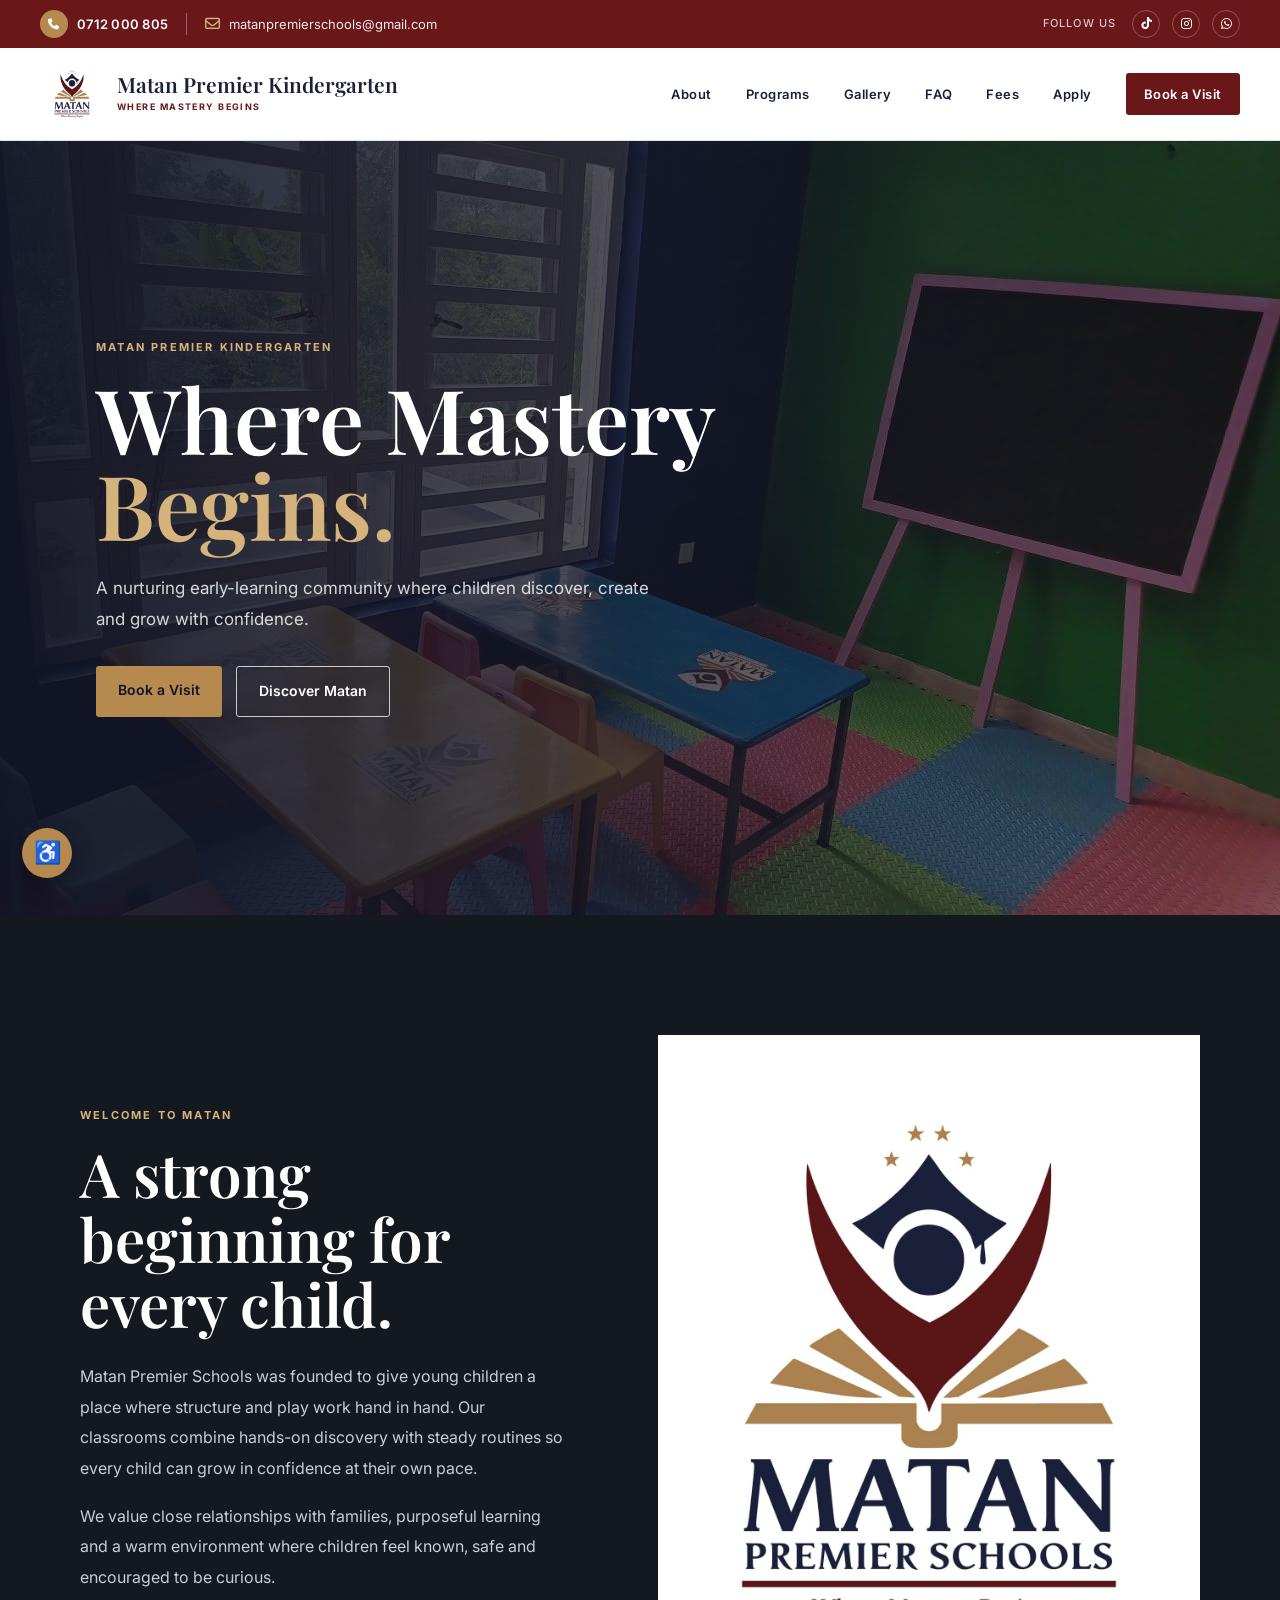
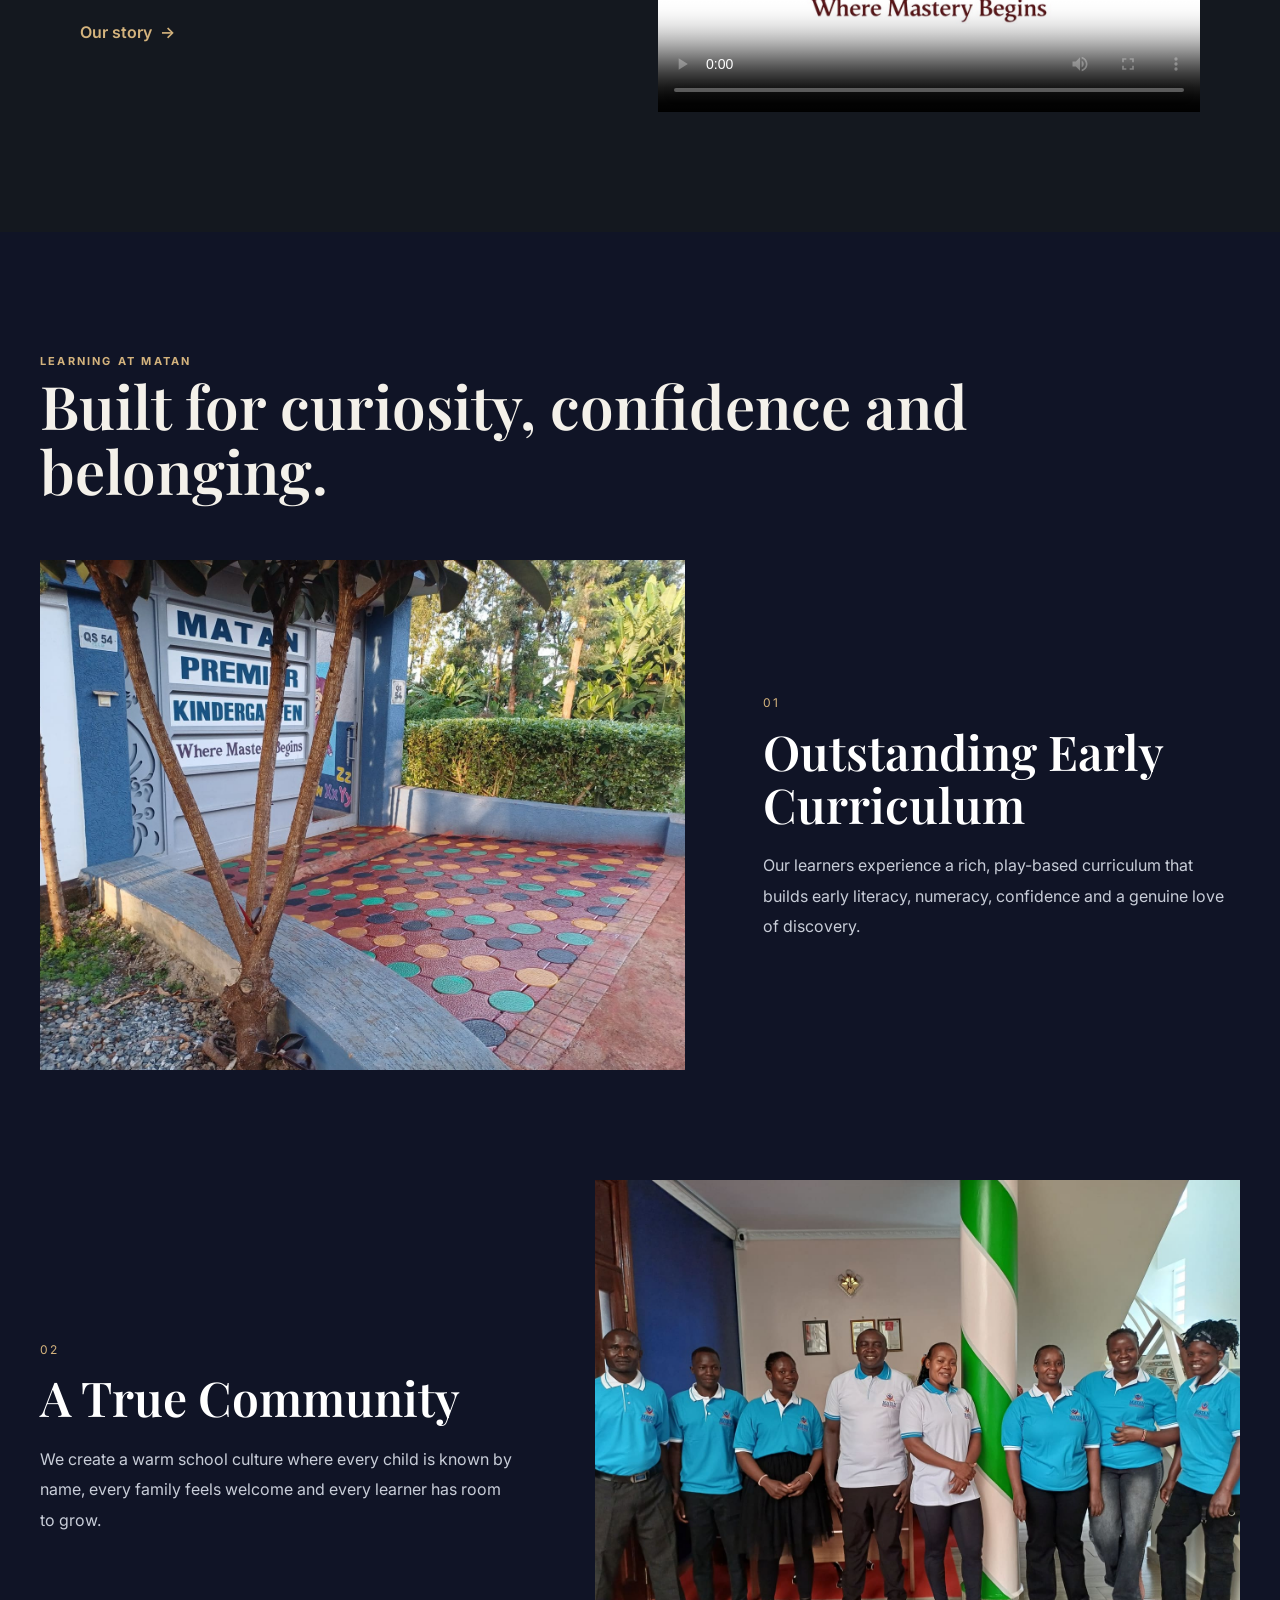
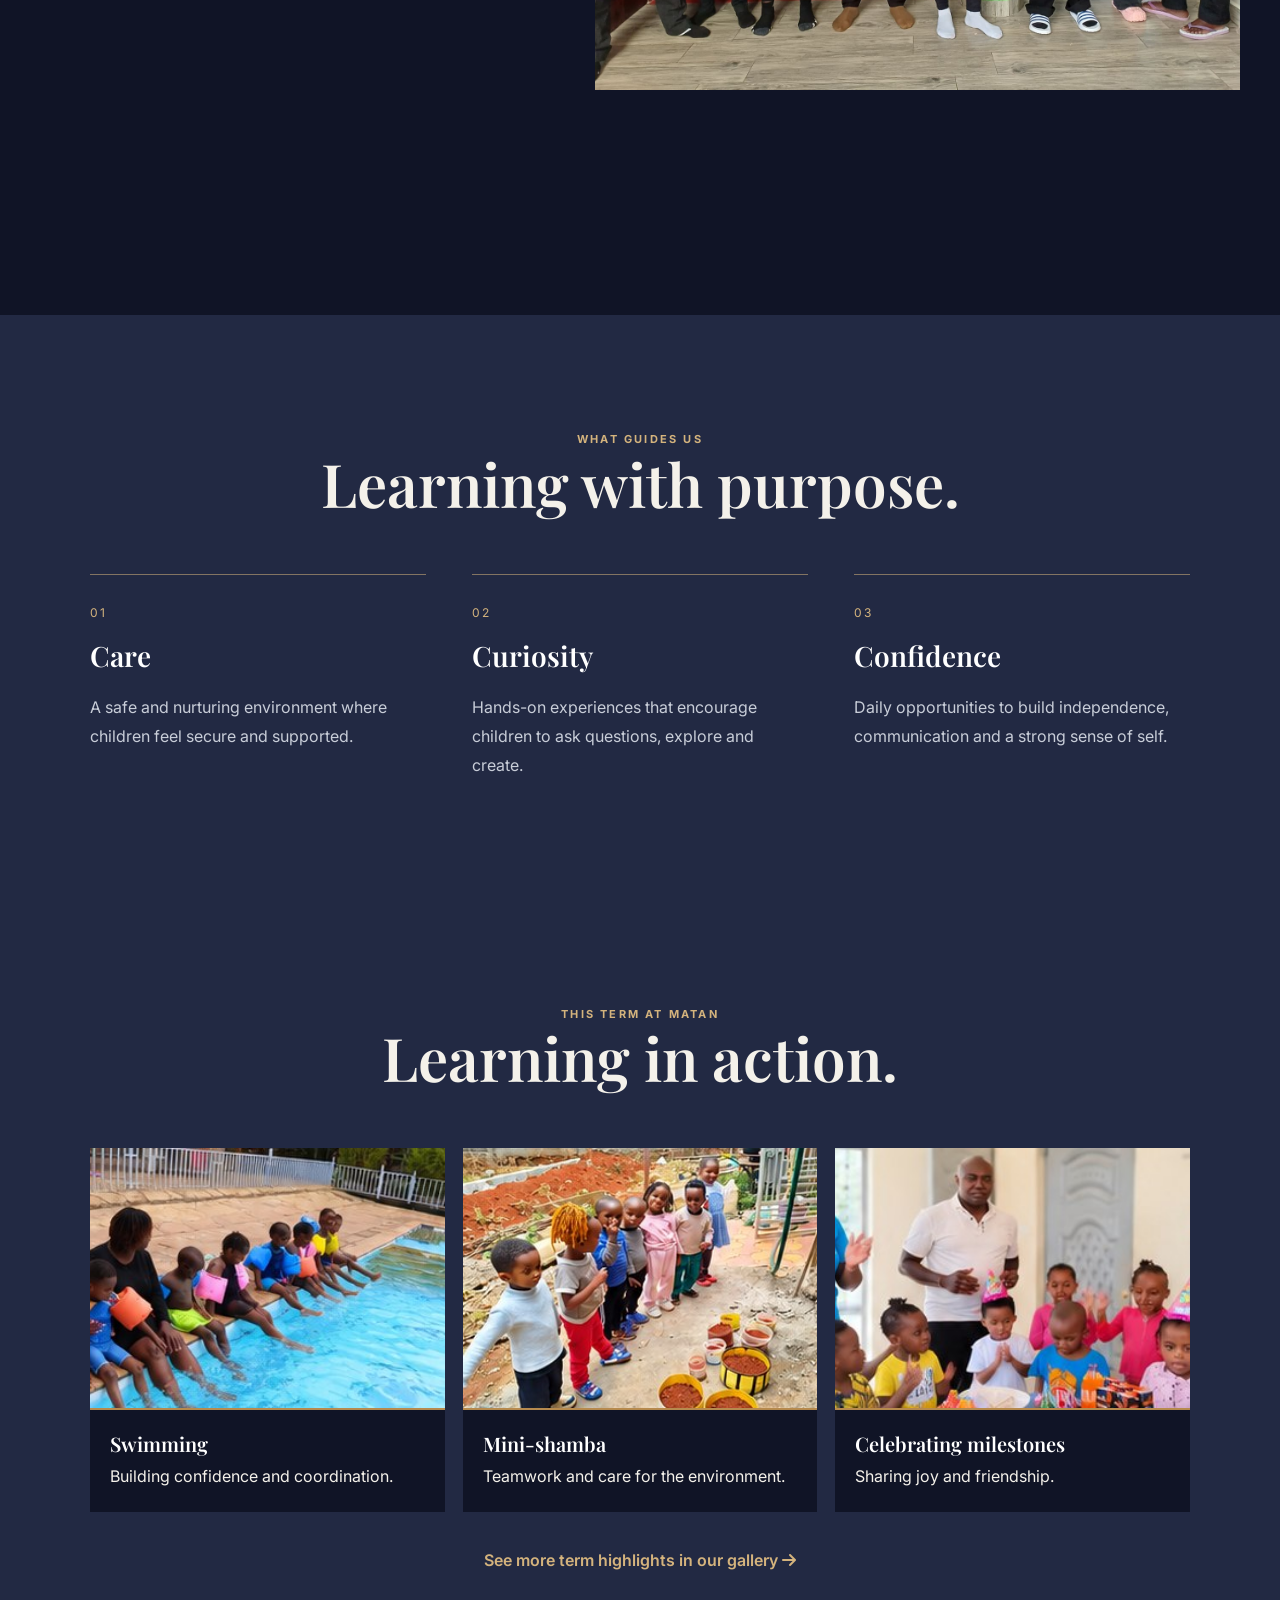
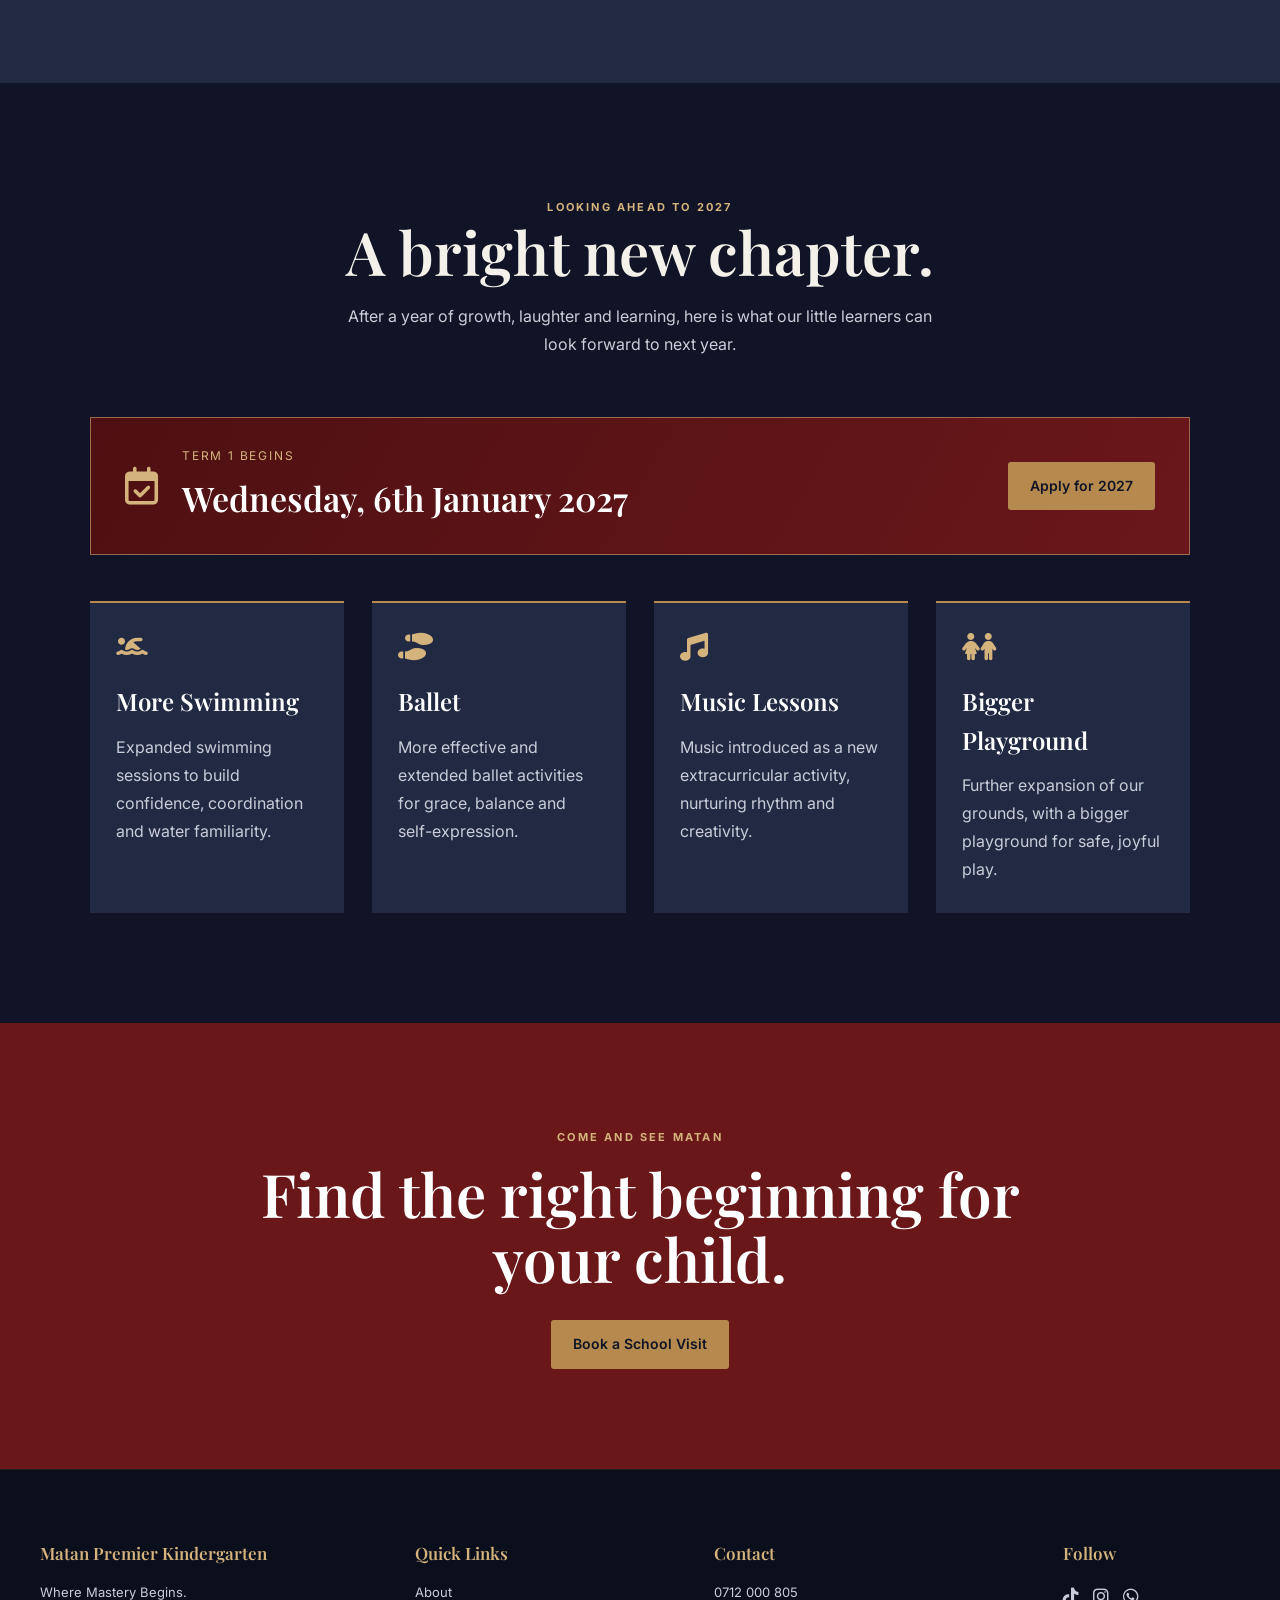
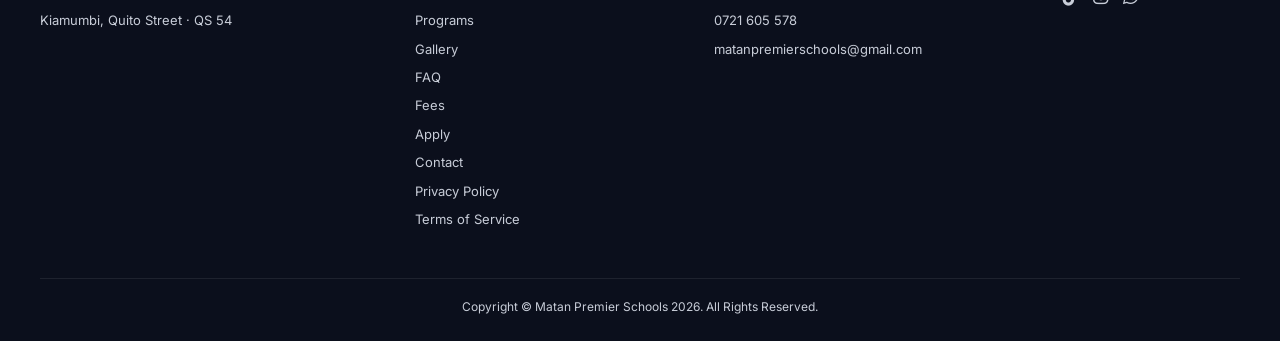
<file: index.html>
<!DOCTYPE html>
<html lang="en">
<head>
<meta charset="UTF-8">
<meta name="viewport" content="width=device-width, initial-scale=1.0">
<title>Matan Premier Kindergarten | Where Mastery Begins</title>
<link rel="icon" type="image/png" sizes="32x32" href="favicon-32.png">
<link rel="icon" type="image/png" sizes="16x16" href="favicon-16.png">
<link rel="apple-touch-icon" href="apple-touch-icon.png">
<meta name="description" content="Matan Premier Kindergarten in Kiamumbi offers a warm, nurturing early-learning environment where children learn, explore and grow with confidence.">
<link rel="preconnect" href="https://fonts.googleapis.com">
<link rel="preconnect" href="https://fonts.gstatic.com" crossorigin>
<link href="https://fonts.googleapis.com/css2?family=Inter:wght@400;500;600;700&family=Playfair+Display:wght@500;600;700&display=swap" rel="stylesheet">
<link rel="stylesheet" href="https://cdnjs.cloudflare.com/ajax/libs/font-awesome/6.5.2/css/all.min.css">
<link rel="stylesheet" href="style.css">
<link rel="canonical" href="https://matanpremierschools.co.ke/">
<script type="application/ld+json">
{
  "@context": "https://schema.org",
  "@type": "Preschool",
  "name": "Matan Premier Kindergarten",
  "alternateName": "Matan Premier Schools",
  "url": "https://matanpremierschools.co.ke/",
  "logo": "https://matanpremierschools.co.ke/Matan-Premier-Schools-Logo-FA.jpg",
  "email": "matanpremierschools@gmail.com",
  "telephone": ["+254712000805", "+254721605578"],
  "address": {
    "@type": "PostalAddress",
    "streetAddress": "Quito Street, QS 54, off Kamiti Road",
    "addressLocality": "Kiamumbi",
    "addressRegion": "Nairobi",
    "addressCountry": "KE"
  }
}
</script>
</head>
<body>

<div class="utility-bar">

  <div class="utility-contact">

    <a href="tel:+254712000805" class="utility-phone">
      <span class="utility-icon">
        <i class="fa-solid fa-phone"></i>
      </span>
      <span>0712 000 805</span>
    </a>

    <span class="utility-divider"></span>

    <a href="mailto:matanpremierschools@gmail.com" class="utility-email">
      <i class="fa-regular fa-envelope"></i>
      <span>matanpremierschools@gmail.com</span>
    </a>

  </div>


  <div class="utility-right">

    <span class="follow-label">Follow us</span>

    <div class="utility-social">

      <a href="https://www.tiktok.com/@matanpremierschools"
         aria-label="TikTok"
         target="_blank"
         rel="noopener noreferrer">
        <i class="fa-brands fa-tiktok"></i>
      </a>

      <a href="https://instagram.com/matanpremierschools"
         aria-label="Instagram"
         target="_blank"
         rel="noopener noreferrer">
        <i class="fa-brands fa-instagram"></i>
      </a>

      <a href="https://wa.me/254712000805"
         aria-label="WhatsApp"
         target="_blank"
         rel="noopener noreferrer">
        <i class="fa-brands fa-whatsapp"></i>
      </a>

    </div>

  </div>

</div>

<header class="site-header">
  <nav class="site-nav">
    <a href="index.html" class="logo">
      <img src="Matan-Premier-Schools-Logo-FA.jpg" alt="Matan Premier Schools logo" class="logo-mark">
      <span class="logo-copy">
        <span class="logo-name">Matan Premier Kindergarten</span>
        <span class="logo-tagline">Where Mastery Begins</span>
      </span>
    </a>

    <button class="menu-toggle" id="menuToggle" aria-label="Open menu" aria-expanded="false">
      <span></span><span></span><span></span>
    </button>

    <div class="nav-links" id="navLinks">
      <a href="about.html">About</a>
      <a href="index.html#programs">Programs</a>
      <a href="gallery.html">Gallery</a>
      <a href="faq.html">FAQ</a>
      <a href="fees.html">Fees</a>
      <a href="apply.html">Apply</a>
      <a href="contact.html" class="visit-btn">Book a Visit</a>
    </div>
  </nav>
</header>

<main>
  <section class="hero-full">
    <img src="image/class.3.jpeg" class="carousel-slide active" alt="Children learning at Matan Premier Kindergarten">
    <img src="image/reception.4.jpeg" class="carousel-slide" alt="Matan Premier Kindergarten reception">
    <img src="image/outside.3.jpeg" class="carousel-slide" alt="Matan Premier Kindergarten campus">
    <img src="image/outside.1.jpeg" class="carousel-slide" alt="Outdoor space at Matan Premier Kindergarten">
    <img src="image/transport.1.jpeg" class="carousel-slide" alt="Matan Premier Kindergarten school transport">

    <div class="hero-overlay"></div>

    <div class="hero-full-content">
      <span class="hero-kicker">Matan Premier Kindergarten</span>
      <h1>Where Mastery <span>Begins.</span></h1>
      <p>A nurturing early-learning community where children discover, create and grow with confidence.</p>
      <div class="cta-row">
        <a href="contact.html" class="btn-primary">Book a Visit</a>
        <a href="about.html" class="btn-secondary">Discover Matan</a>
      </div>
    </div>
  </section>

  <section class="intro-split">
    <div class="intro-copy">
      <span class="section-kicker">Welcome to Matan</span>
      <h2>A strong beginning for every child.</h2>
      <p>Matan Premier Schools was founded to give young children a place where structure and play work hand in hand. Our classrooms combine hands-on discovery with steady routines so every child can grow in confidence at their own pace.</p>
      <p>We value close relationships with families, purposeful learning and a warm environment where children feel known, safe and encouraged to be curious.</p>
      <a href="about.html" class="text-link">Our story <span>→</span></a>
    </div>
    <div class="intro-media">
      <video controls poster="Matan-Premier-Schools-Logo-FA.jpg">
        <source src="WhatsApp Video 2026-08-17 at 10.46.27 PM.mp4" type="video/mp4">
        Your browser does not support video playback.
      </video>
    </div>
  </section>

  <section class="programs-section" id="programs">
    <div class="section-heading">
      <span class="section-kicker">Learning at Matan</span>
      <h2>Built for curiosity, confidence and belonging.</h2>
    </div>

    <article class="feature-row">
      <img src="image/outside.2.jpeg" alt="Matan classroom">
      <div>
        <span class="feature-number">01</span>
        <h3>Outstanding Early Curriculum</h3>
        <p>Our learners experience a rich, play-based curriculum that builds early literacy, numeracy, confidence and a genuine love of discovery.</p>
      </div>
    </article>

    <article class="feature-row reverse">
      <img src="THE MATAN TEAM 2.jpeg" alt="Children playing outdoors at Matan">
      <div>
        <span class="feature-number">02</span>
        <h3>A True Community</h3>
        <p>We create a warm school culture where every child is known by name, every family feels welcome and every learner has room to grow.</p>
      </div>
    </article>
  </section>

  <section class="values-band">
    <div class="section-heading centered">
      <span class="section-kicker">What Guides Us</span>
      <h2>Learning with purpose.</h2>
    </div>
    <div class="values-grid">
      <article>
        <span>01</span>
        <h3>Care</h3>
        <p>A safe and nurturing environment where children feel secure and supported.</p>
      </article>
      <article>
        <span>02</span>
        <h3>Curiosity</h3>
        <p>Hands-on experiences that encourage children to ask questions, explore and create.</p>
      </article>
      <article>
        <span>03</span>
        <h3>Confidence</h3>
        <p>Daily opportunities to build independence, communication and a strong sense of self.</p>
      </article>
    </div>
  </section>

  <section class="term-section">
    <div class="section-heading centered">
      <span class="section-kicker">This Term at Matan</span>
      <h2>Learning in action.</h2>
    </div>

    <div class="moments-grid moments-three">
      <figure>
        <img src="image/term3-2026/swimming.jpg" alt="Matan learners sitting by the swimming pool with their teacher">
        <figcaption><strong>Swimming</strong>Building confidence and coordination.</figcaption>
      </figure>
      <figure>
        <img src="image/term3-2026/mini-shamba.jpg" alt="Learners at the Matan mini-shamba garden">
        <figcaption><strong>Mini-shamba</strong>Teamwork and care for the environment.</figcaption>
      </figure>
      <figure>
        <img src="image/term3-2026/celebration.jpg" alt="Learners and teachers celebrating a birthday at Matan">
        <figcaption><strong>Celebrating milestones</strong>Sharing joy and friendship.</figcaption>
      </figure>
    </div>

    <p class="term-more"><a href="gallery.html#term-3-2026">See more term highlights in our gallery <i class="fa-solid fa-arrow-right" aria-hidden="true"></i></a></p>
  </section>

  <section class="ahead-section" id="2027">
    <div class="section-heading centered">
      <span class="section-kicker">Looking Ahead to 2027</span>
      <h2>A bright new chapter.</h2>
      <p class="ahead-lead">After a year of growth, laughter and learning, here is what our little learners can look forward to next year.</p>
    </div>

    <div class="opening-banner">
      <i class="fa-regular fa-calendar-check" aria-hidden="true"></i>
      <div>
        <span>Term 1 begins</span>
        <strong>Wednesday, 6th January 2027</strong>
      </div>
      <a href="apply.html" class="btn-primary">Apply for 2027</a>
    </div>

    <div class="ahead-grid">
      <article>
        <i class="fa-solid fa-person-swimming" aria-hidden="true"></i>
        <h3>More Swimming</h3>
        <p>Expanded swimming sessions to build confidence, coordination and water familiarity.</p>
      </article>
      <article>
        <i class="fa-solid fa-shoe-prints" aria-hidden="true"></i>
        <h3>Ballet</h3>
        <p>More effective and extended ballet activities for grace, balance and self-expression.</p>
      </article>
      <article>
        <i class="fa-solid fa-music" aria-hidden="true"></i>
        <h3>Music Lessons</h3>
        <p>Music introduced as a new extracurricular activity, nurturing rhythm and creativity.</p>
      </article>
      <article>
        <i class="fa-solid fa-children" aria-hidden="true"></i>
        <h3>Bigger Playground</h3>
        <p>Further expansion of our grounds, with a bigger playground for safe, joyful play.</p>
      </article>
    </div>
  </section>

  <section class="cta-band">
    <span class="section-kicker">Come and see Matan</span>
    <h2>Find the right beginning for your child.</h2>
    <a href="contact.html" class="btn-primary">Book a School Visit</a>
  </section>
</main>

<footer class="site-footer">
  <div class="footer-grid">
    <div>
      <h3>Matan Premier Kindergarten</h3>
      <p>Where Mastery Begins.</p>
      <p>Kiamumbi, Quito Street · QS 54</p>
    </div>

    <div>
      <h3>Quick Links</h3>
      <a href="about.html">About</a>
      <a href="index.html#programs">Programs</a>
      <a href="gallery.html">Gallery</a>
      <a href="faq.html">FAQ</a>
      <a href="fees.html">Fees</a>
      <a href="apply.html">Apply</a>
      <a href="contact.html">Contact</a>
      <a href="privacy-policy.html">Privacy Policy</a>
      <a href="terms-of-service.html">Terms of Service</a>
    </div>

    <div>
      <h3>Contact</h3>
      <a href="tel:+254712000805">0712 000 805</a>
      <a href="tel:+254721605578">0721 605 578</a>
      <a href="mailto:matanpremierschools@gmail.com">matanpremierschools@gmail.com</a>
    </div>

    <div>
      <h3>Follow</h3>
      <div class="footer-social">
        <a href="https://www.tiktok.com/@matanpremierschools" aria-label="TikTok" target="_blank" rel="noopener noreferrer"><i class="fa-brands fa-tiktok"></i></a>
        <a href="https://instagram.com/matanpremierschools" aria-label="Instagram" target="_blank" rel="noopener noreferrer"><i class="fa-brands fa-instagram"></i></a>
        <a href="https://wa.me/254712000805" aria-label="WhatsApp" target="_blank" rel="noopener noreferrer"><i class="fa-brands fa-whatsapp"></i></a>
      </div>
    </div>
  </div>

  <div class="footer-bottom">Copyright © Matan Premier Schools 2026. All Rights Reserved.</div>
</footer>
<button class="a11y-toggle" id="a11yToggle" aria-label="Accessibility options">♿</button>

<div class="a11y-panel" id="a11yPanel" aria-hidden="true">
  <h4>Accessibility Options</h4>
  <button id="a11yIncreaseSpacing">Increase Text Spacing</button>
  <button id="a11yDecreaseSpacing">Decrease Text Spacing</button>
  <button id="a11yInvert">Invert Colours</button>
  <button id="a11yUnderline">Underline Links</button>
  <button id="a11yReset">Reset</button>
</div>
<script src="script.js"></script>
</body>
</html>
</file>
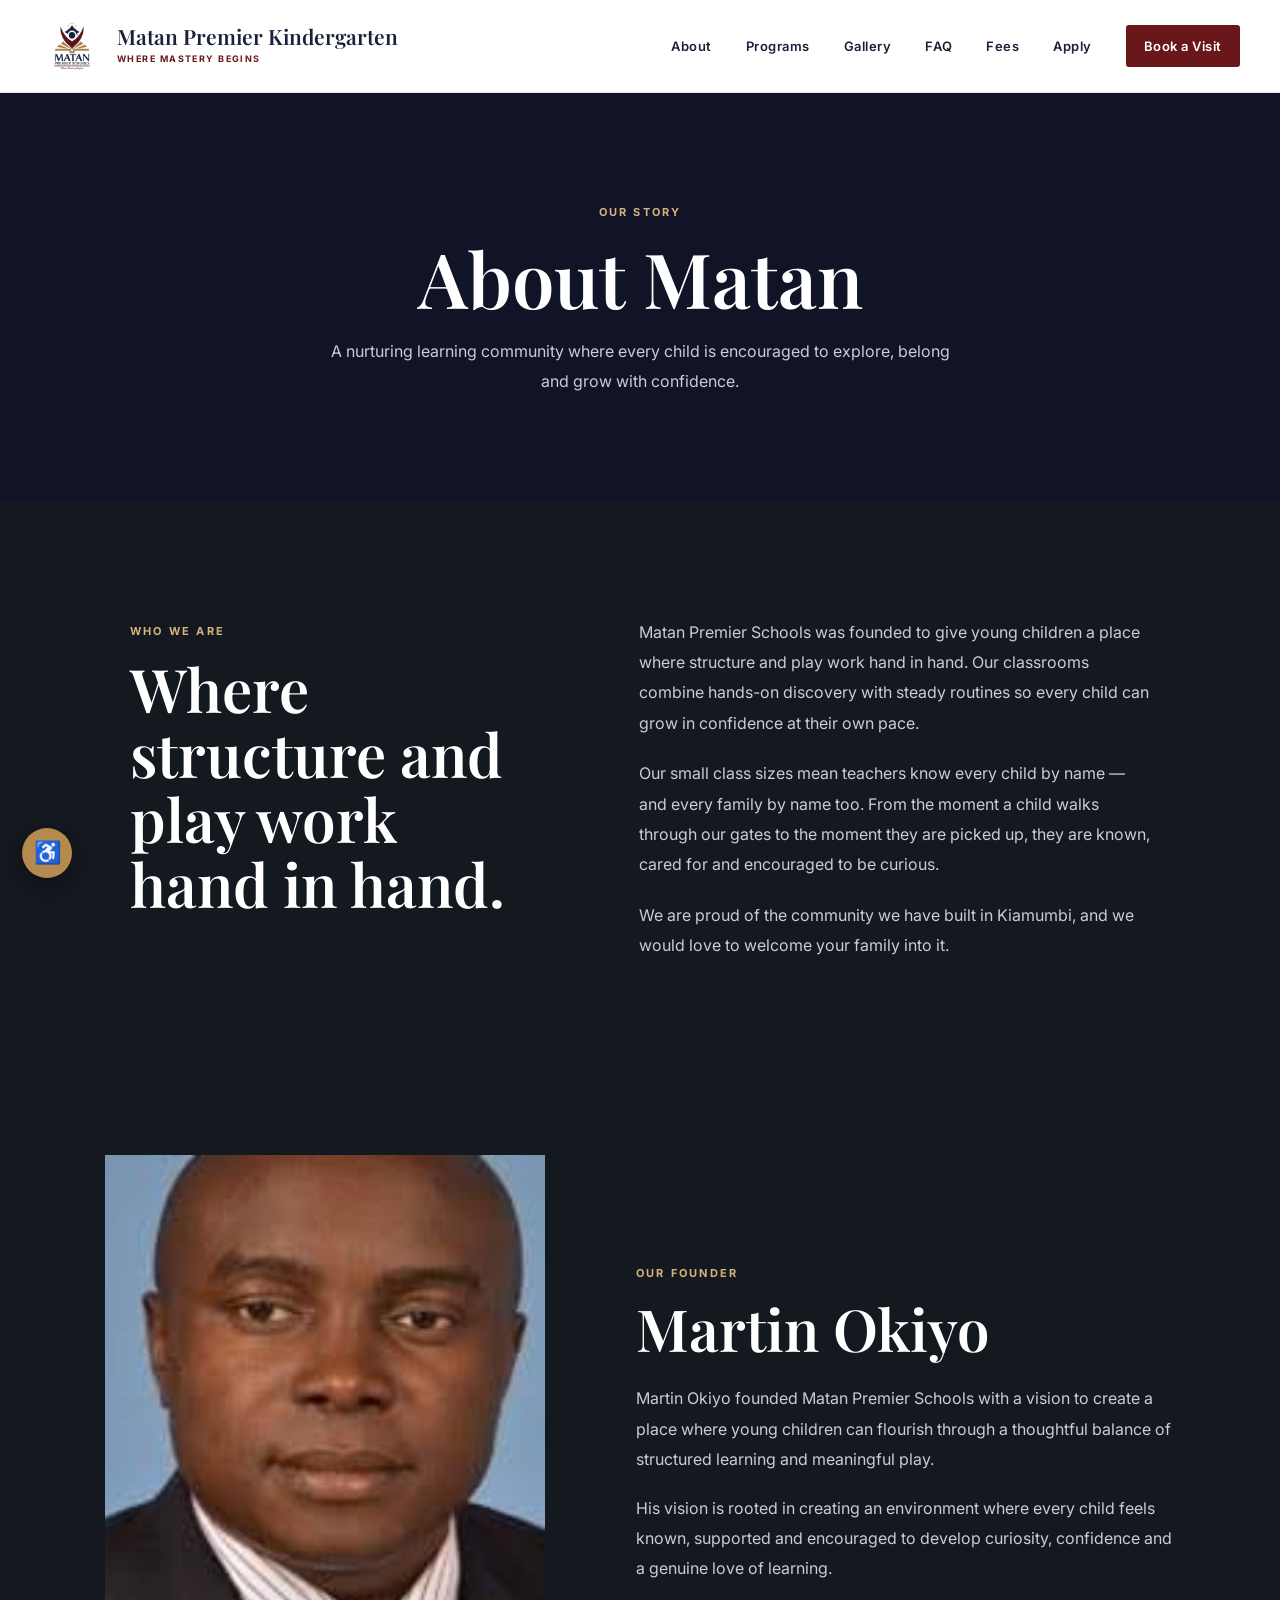
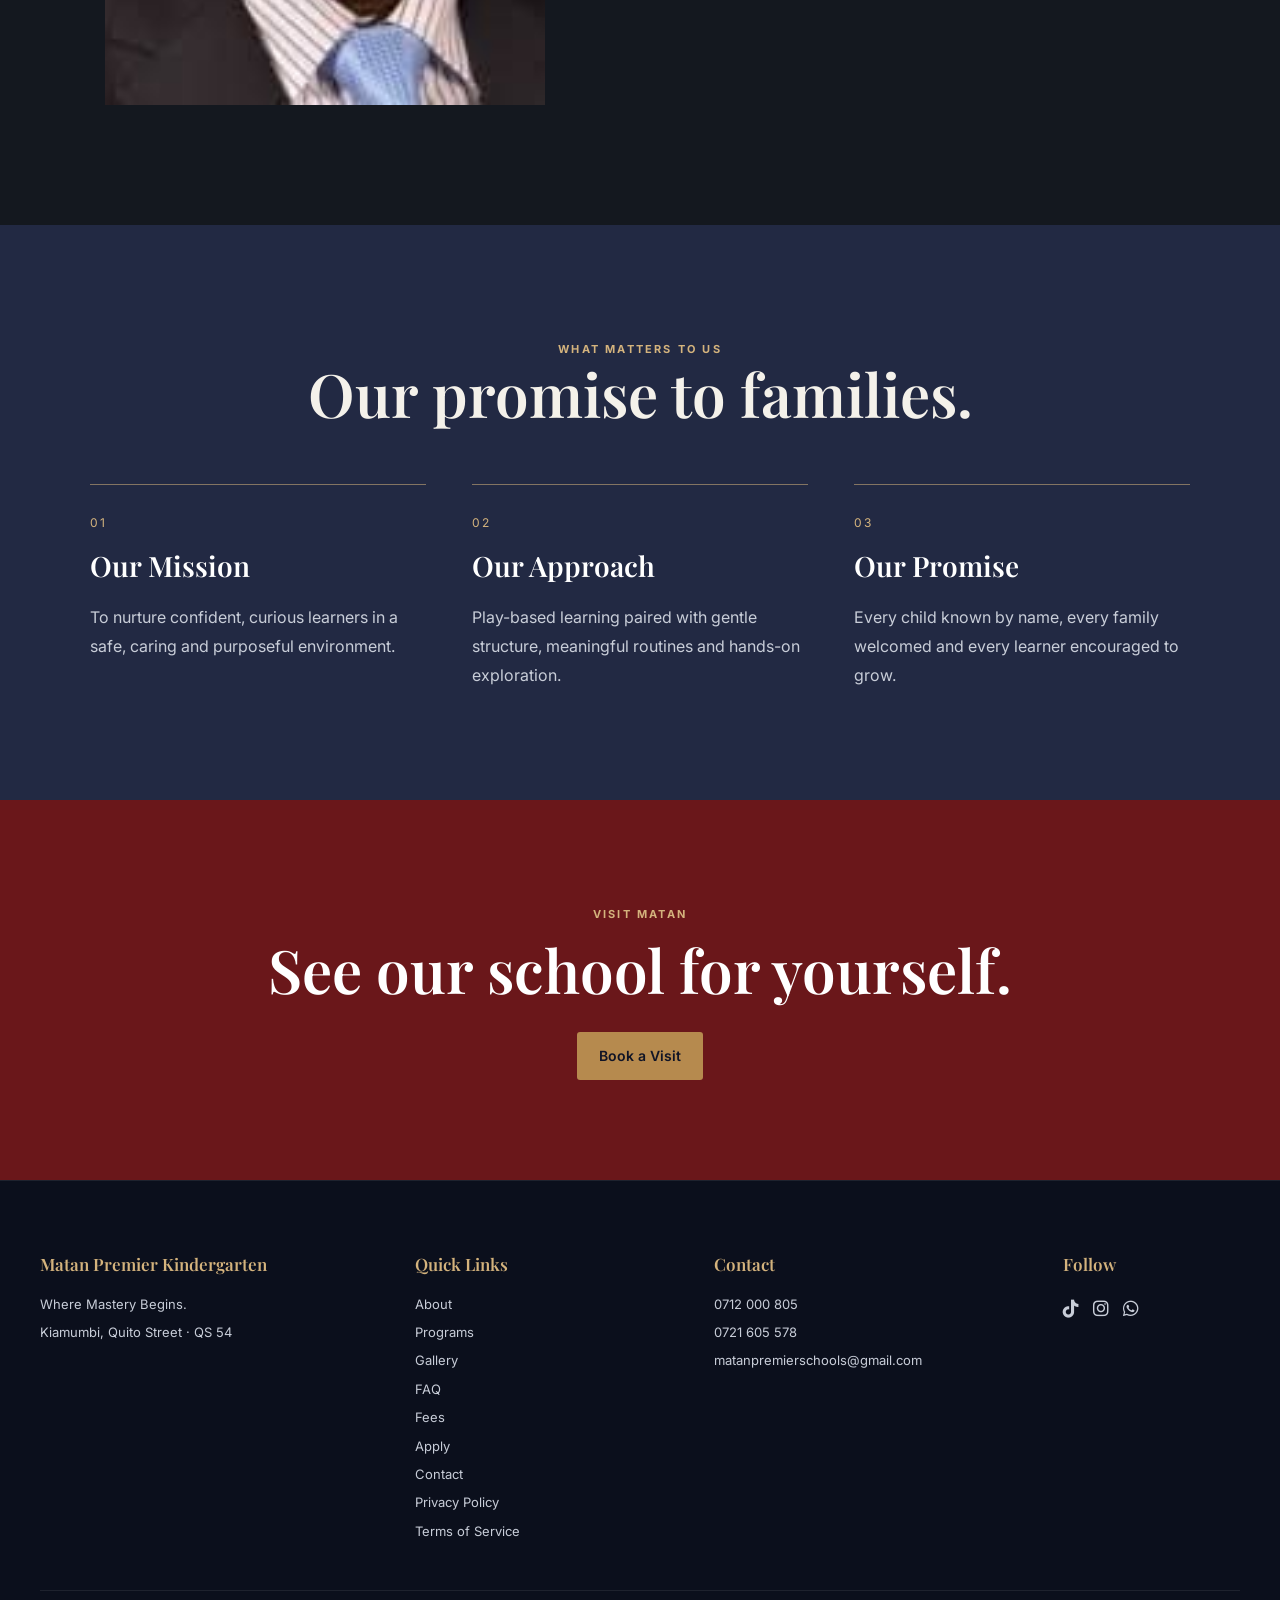
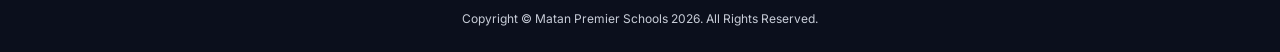
<file: about.html>
<!DOCTYPE html>
<html lang="en">
<head>
<meta charset="UTF-8">
<meta name="viewport" content="width=device-width, initial-scale=1.0">
<title>About Us | Matan Premier Kindergarten</title>
<link rel="icon" type="image/png" sizes="32x32" href="favicon-32.png">
<link rel="icon" type="image/png" sizes="16x16" href="favicon-16.png">
<link rel="apple-touch-icon" href="apple-touch-icon.png">
<meta name="description" content="Learn about Matan Premier Kindergarten, our founder, our story and our approach to early childhood learning.">
<link rel="preconnect" href="https://fonts.googleapis.com">
<link rel="preconnect" href="https://fonts.gstatic.com" crossorigin>
<link href="https://fonts.googleapis.com/css2?family=Inter:wght@400;500;600;700&family=Playfair+Display:wght@500;600;700&display=swap" rel="stylesheet">
<link rel="stylesheet" href="https://cdnjs.cloudflare.com/ajax/libs/font-awesome/6.5.2/css/all.min.css">
<link rel="stylesheet" href="style.css">
</head>
<body>

<header class="site-header">
  <nav class="site-nav">
    <a href="index.html" class="logo">
      <img src="Matan-Premier-Schools-Logo-FA.jpg" alt="Matan Premier Schools logo" class="logo-mark">
      <span class="logo-copy">
        <span class="logo-name">Matan Premier Kindergarten</span>
        <span class="logo-tagline">Where Mastery Begins</span>
      </span>
    </a>

    <button class="menu-toggle" id="menuToggle" aria-label="Open menu" aria-expanded="false">
      <span></span><span></span><span></span>
    </button>

    <div class="nav-links" id="navLinks">
      <a href="about.html">About</a>
      <a href="index.html#programs">Programs</a>
      <a href="gallery.html">Gallery</a>
      <a href="faq.html">FAQ</a>
      <a href="fees.html">Fees</a>
      <a href="apply.html">Apply</a>
      <a href="contact.html" class="visit-btn">Book a Visit</a>
    </div>
  </nav>
</header>

<main>
  <section class="page-hero">
    <div class="page-hero-inner">
      <span class="section-kicker">Our Story</span>
      <h1>About Matan</h1>
      <p>A nurturing learning community where every child is encouraged to explore, belong and grow with confidence.</p>
    </div>
  </section>

  <section class="story-split">
    <div>
      <span class="section-kicker">Who We Are</span>
      <h2>Where structure and play work hand in hand.</h2>
    </div>
    <div class="story-copy">
      <p>Matan Premier Schools was founded to give young children a place where structure and play work hand in hand. Our classrooms combine hands-on discovery with steady routines so every child can grow in confidence at their own pace.</p>
      <p>Our small class sizes mean teachers know every child by name — and every family by name too. From the moment a child walks through our gates to the moment they are picked up, they are known, cared for and encouraged to be curious.</p>
      <p>We are proud of the community we have built in Kiamumbi, and we would love to welcome your family into it.</p>
    </div>
  </section>

  <section class="founder-story">
    <div class="founder-story-image">
      <img src="image/martin okiyo.jpg" alt="Martin Okiyo, Founder of Matan Premier Schools">
    </div>
    <div class="founder-story-copy">
      <span class="section-kicker">Our Founder</span>
      <h2>Martin Okiyo</h2>
      <p>Martin Okiyo founded Matan Premier Schools with a vision to create a place where young children can flourish through a thoughtful balance of structured learning and meaningful play.</p>
      <p>His vision is rooted in creating an environment where every child feels known, supported and encouraged to develop curiosity, confidence and a genuine love of learning.</p>
    </div>
  </section>

  <section class="values-band">
    <div class="section-heading centered">
      <span class="section-kicker">What Matters to Us</span>
      <h2>Our promise to families.</h2>
    </div>
    <div class="values-grid">
      <article>
        <span>01</span>
        <h3>Our Mission</h3>
        <p>To nurture confident, curious learners in a safe, caring and purposeful environment.</p>
      </article>
      <article>
        <span>02</span>
        <h3>Our Approach</h3>
        <p>Play-based learning paired with gentle structure, meaningful routines and hands-on exploration.</p>
      </article>
      <article>
        <span>03</span>
        <h3>Our Promise</h3>
        <p>Every child known by name, every family welcomed and every learner encouraged to grow.</p>
      </article>
    </div>
  </section>

  <section class="cta-band">
    <span class="section-kicker">Visit Matan</span>
    <h2>See our school for yourself.</h2>
    <a href="contact.html" class="btn-primary">Book a Visit</a>
  </section>
</main>

<footer class="site-footer">
  <div class="footer-grid">
    <div>
      <h3>Matan Premier Kindergarten</h3>
      <p>Where Mastery Begins.</p>
      <p>Kiamumbi, Quito Street · QS 54</p>
    </div>

    <div>
      <h3>Quick Links</h3>
      <a href="about.html">About</a>
      <a href="index.html#programs">Programs</a>
      <a href="gallery.html">Gallery</a>
      <a href="faq.html">FAQ</a>
      <a href="fees.html">Fees</a>
      <a href="apply.html">Apply</a>
      <a href="contact.html">Contact</a>
      <a href="privacy-policy.html">Privacy Policy</a>
      <a href="terms-of-service.html">Terms of Service</a>
    </div>

    <div>
      <h3>Contact</h3>
      <a href="tel:+254712000805">0712 000 805</a>
      <a href="tel:+254721605578">0721 605 578</a>
      <a href="mailto:matanpremierschools@gmail.com">matanpremierschools@gmail.com</a>
    </div>

    <div>
      <h3>Follow</h3>
      <div class="footer-social">
        <a href="https://www.tiktok.com/@matanpremierschools" aria-label="TikTok" target="_blank" rel="noopener noreferrer"><i class="fa-brands fa-tiktok"></i></a>
        <a href="https://instagram.com/matanpremierschools" aria-label="Instagram" target="_blank" rel="noopener noreferrer"><i class="fa-brands fa-instagram"></i></a>
        <a href="https://wa.me/254712000805" aria-label="WhatsApp" target="_blank" rel="noopener noreferrer"><i class="fa-brands fa-whatsapp"></i></a>
      </div>
    </div>
  </div>

  <div class="footer-bottom">Copyright © Matan Premier Schools 2026. All Rights Reserved.</div>
</footer>
<button class="a11y-toggle" id="a11yToggle" aria-label="Accessibility options">♿</button>

<div class="a11y-panel" id="a11yPanel" aria-hidden="true">
  <h4>Accessibility Options</h4>
  <button id="a11yIncreaseSpacing">Increase Text Spacing</button>
  <button id="a11yDecreaseSpacing">Decrease Text Spacing</button>
  <button id="a11yInvert">Invert Colours</button>
  <button id="a11yUnderline">Underline Links</button>
  <button id="a11yReset">Reset</button>
</div>
<script src="script.js"></script>
</body>
</html>
</file>
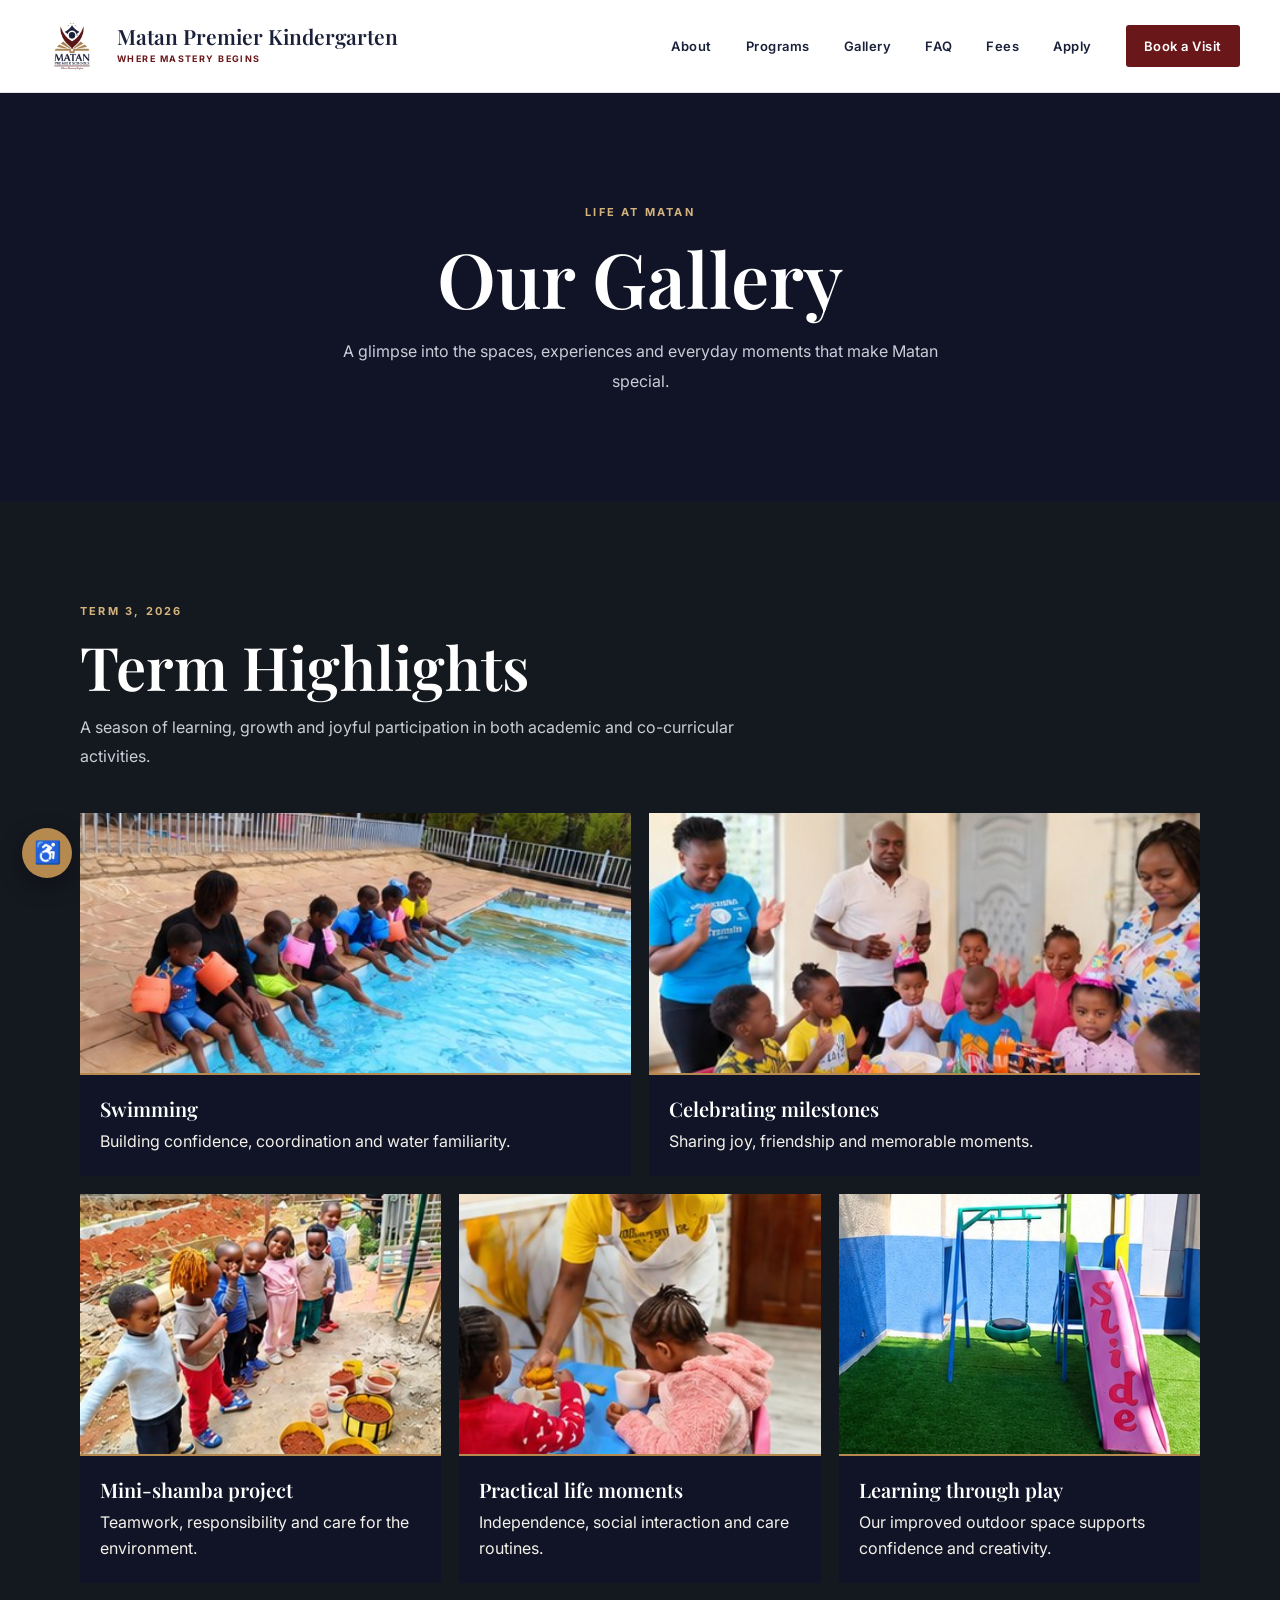
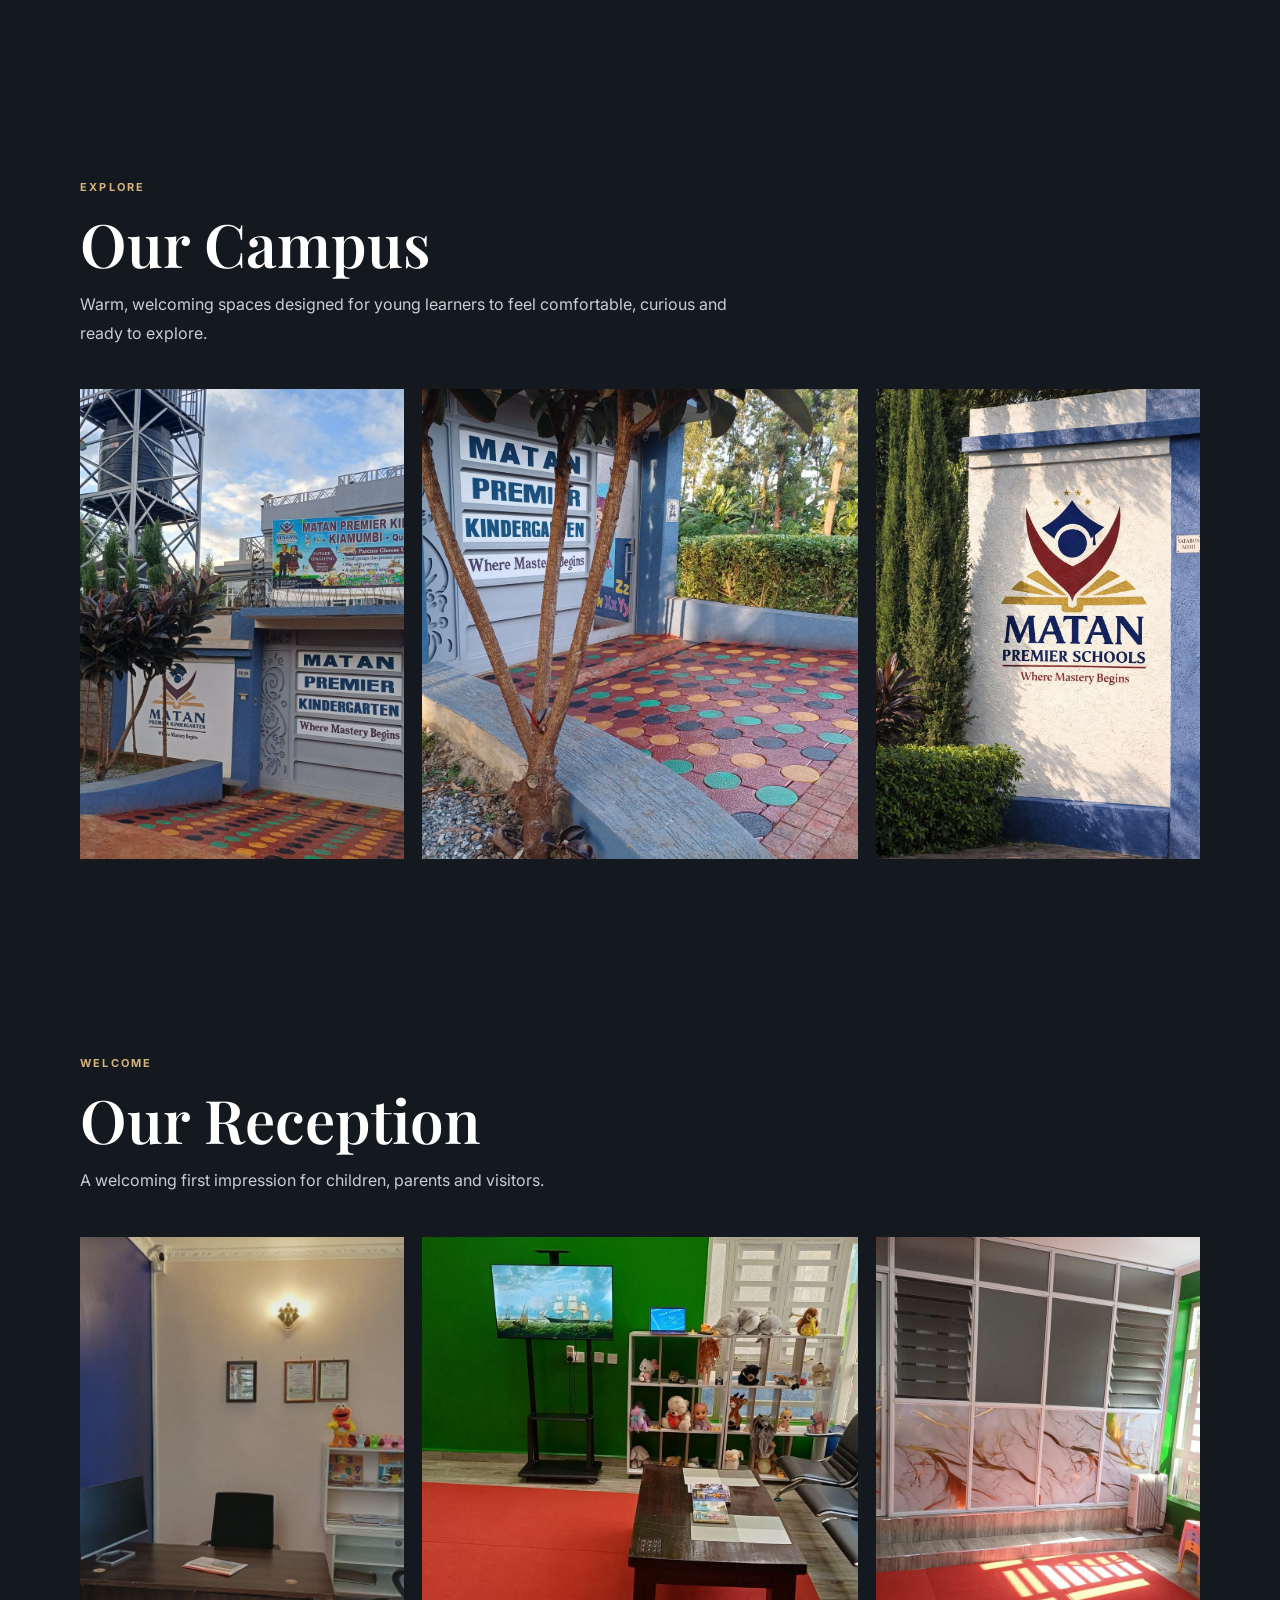
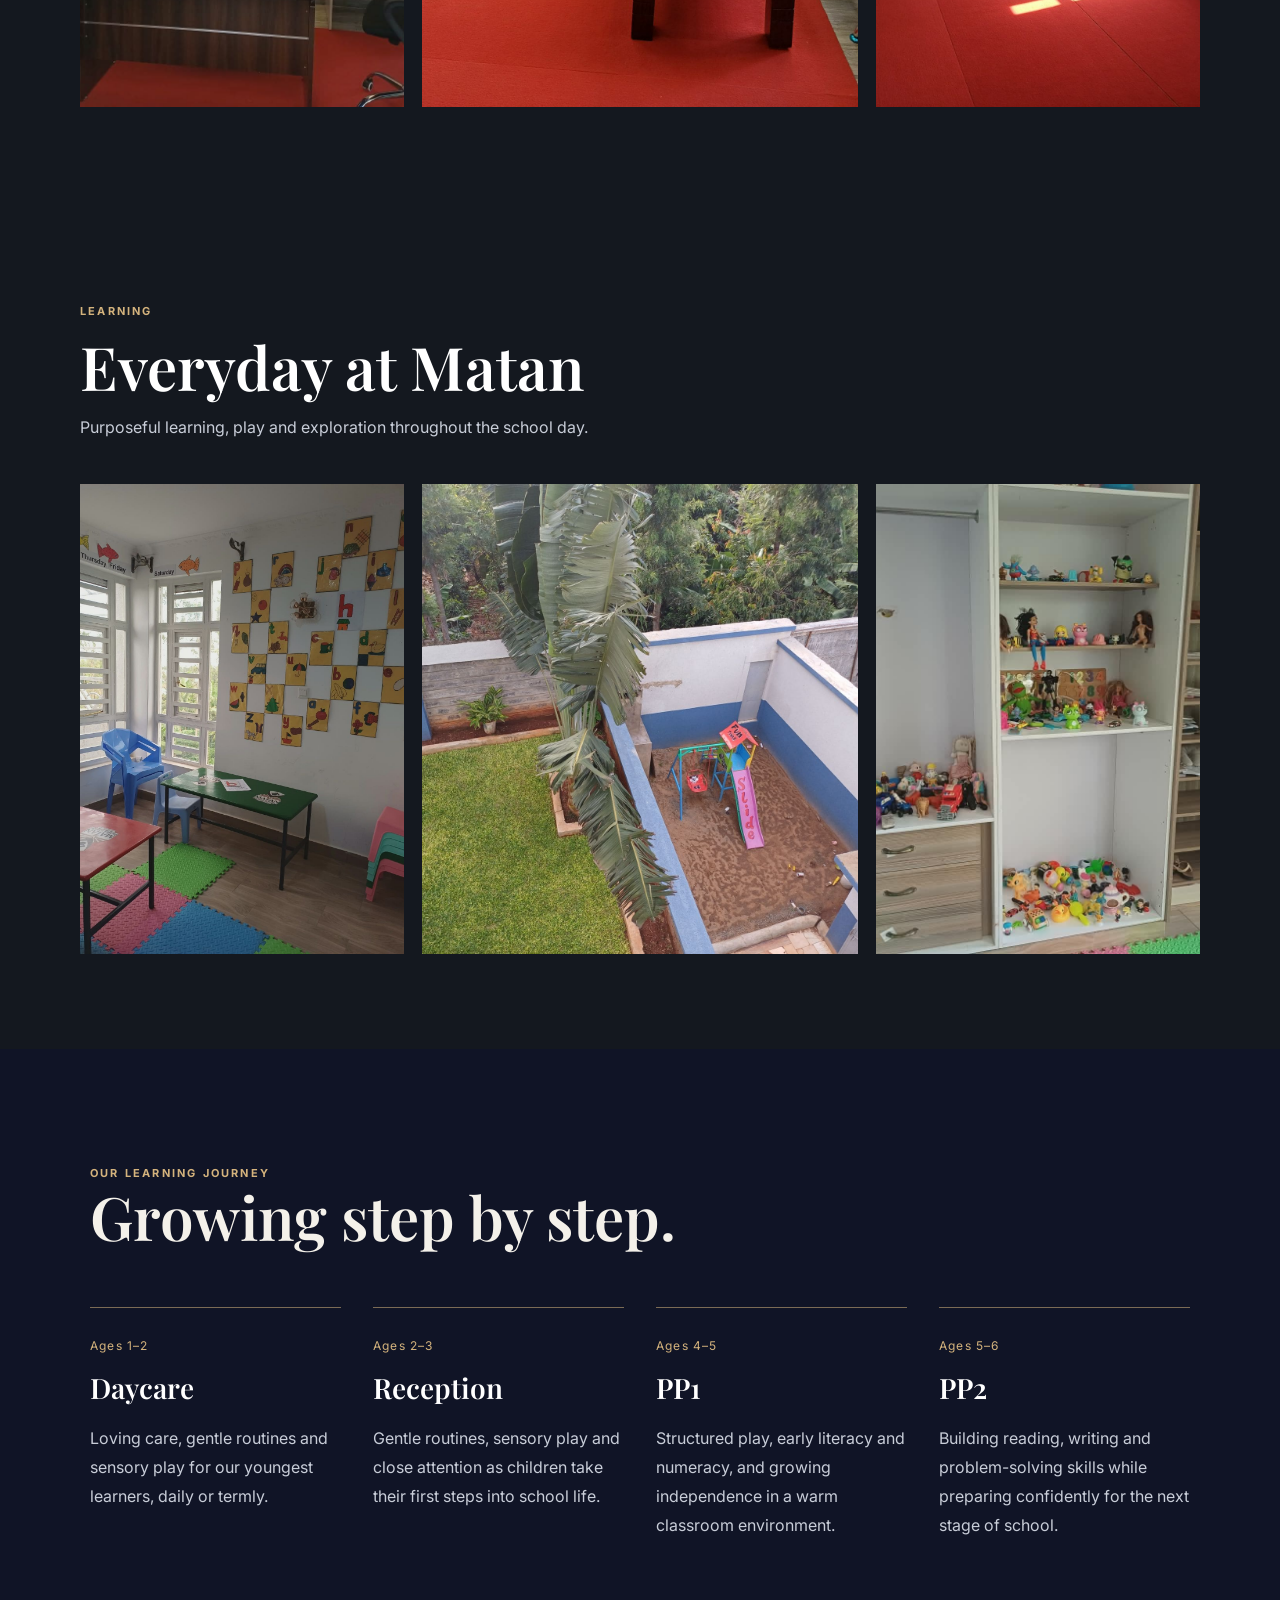
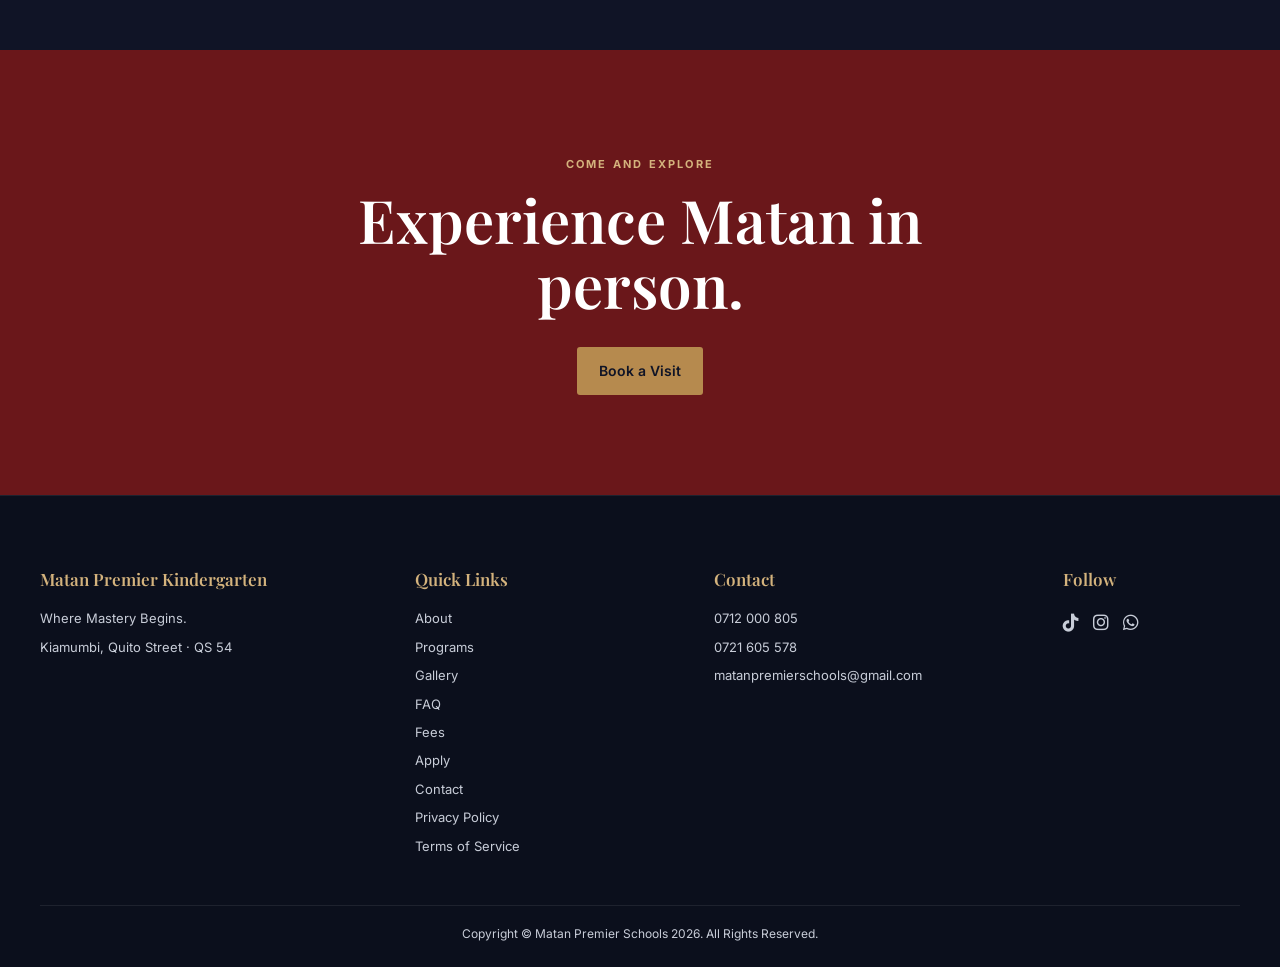
<file: gallery.html>
<!DOCTYPE html>
<html lang="en">
<head>
<meta charset="UTF-8">
<meta name="viewport" content="width=device-width, initial-scale=1.0">
<title>Gallery | Matan Premier Kindergarten</title>
<link rel="icon" type="image/png" sizes="32x32" href="favicon-32.png">
<link rel="icon" type="image/png" sizes="16x16" href="favicon-16.png">
<link rel="apple-touch-icon" href="apple-touch-icon.png">
<meta name="description" content="Explore the classrooms, reception, outdoor spaces and learning environment at Matan Premier Kindergarten.">
<link rel="preconnect" href="https://fonts.googleapis.com">
<link rel="preconnect" href="https://fonts.gstatic.com" crossorigin>
<link href="https://fonts.googleapis.com/css2?family=Inter:wght@400;500;600;700&family=Playfair+Display:wght@500;600;700&display=swap" rel="stylesheet">
<link rel="stylesheet" href="https://cdnjs.cloudflare.com/ajax/libs/font-awesome/6.5.2/css/all.min.css">
<link rel="stylesheet" href="style.css">
</head>
<body>

<header class="site-header">
  <nav class="site-nav">
    <a href="index.html" class="logo">
      <img src="Matan-Premier-Schools-Logo-FA.jpg" alt="Matan Premier Schools logo" class="logo-mark">
      <span class="logo-copy">
        <span class="logo-name">Matan Premier Kindergarten</span>
        <span class="logo-tagline">Where Mastery Begins</span>
      </span>
    </a>

    <button class="menu-toggle" id="menuToggle" aria-label="Open menu" aria-expanded="false">
      <span></span><span></span><span></span>
    </button>

    <div class="nav-links" id="navLinks">
      <a href="about.html">About</a>
      <a href="index.html#programs">Programs</a>
      <a href="gallery.html">Gallery</a>
      <a href="faq.html">FAQ</a>
      <a href="fees.html">Fees</a>
      <a href="apply.html">Apply</a>
      <a href="contact.html" class="visit-btn">Book a Visit</a>
    </div>
  </nav>
</header>

<main>
  <section class="page-hero">
    <div class="page-hero-inner">
      <span class="section-kicker">Life at Matan</span>
      <h1>Our Gallery</h1>
      <p>A glimpse into the spaces, experiences and everyday moments that make Matan special.</p>
    </div>
  </section>

  <section class="gallery-section" id="term-3-2026">
    <div class="gallery-heading">
      <span class="section-kicker">Term 3, 2026</span>
      <h2>Term Highlights</h2>
      <p>A season of learning, growth and joyful participation in both academic and co-curricular activities.</p>
    </div>

    <div class="moments-grid">
      <figure class="wide">
        <img src="image/term3-2026/swimming.jpg" alt="Matan learners sitting by the swimming pool with their teacher">
        <figcaption><strong>Swimming</strong>Building confidence, coordination and water familiarity.</figcaption>
      </figure>
      <figure class="wide">
        <img src="image/term3-2026/celebration.jpg" alt="Learners and teachers celebrating a birthday at Matan">
        <figcaption><strong>Celebrating milestones</strong>Sharing joy, friendship and memorable moments.</figcaption>
      </figure>
      <figure>
        <img src="image/term3-2026/mini-shamba.jpg" alt="Learners at the Matan mini-shamba garden">
        <figcaption><strong>Mini-shamba project</strong>Teamwork, responsibility and care for the environment.</figcaption>
      </figure>
      <figure>
        <img src="image/term3-2026/practical-life.jpg" alt="Learners being served a snack at the table">
        <figcaption><strong>Practical life moments</strong>Independence, social interaction and care routines.</figcaption>
      </figure>
      <figure>
        <img src="image/term3-2026/playground.jpg" alt="The new swing and slide on Matan's outdoor play area">
        <figcaption><strong>Learning through play</strong>Our improved outdoor space supports confidence and creativity.</figcaption>
      </figure>
    </div>
  </section>

  <section class="gallery-section">
    <div class="gallery-heading">
      <span class="section-kicker">Explore</span>
      <h2>Our Campus</h2>
      <p>Warm, welcoming spaces designed for young learners to feel comfortable, curious and ready to explore.</p>
    </div>

    <div class="gallery-showcase">
      <figure class="gallery-large"><img src="image/outside.1.jpeg" alt="Matan Premier Kindergarten campus"></figure>
      <figure><img src="image/outside.2.jpeg" alt="Matan Premier Kindergarten outdoor area"></figure>
      <figure><img src="image/Matan.logo2.jpeg" alt="Matan Premier Schools branding"></figure>
    </div>
  </section>

  <section class="gallery-section">
    <div class="gallery-heading">
      <span class="section-kicker">Welcome</span>
      <h2>Our Reception</h2>
      <p>A welcoming first impression for children, parents and visitors.</p>
    </div>

    <div class="gallery-showcase">
      <figure><img src="image/reception.3.jpeg" alt="Matan reception area"></figure>
      <figure class="gallery-large"><img src="image/reception.4.jpeg" alt="Matan reception mural"></figure>
      <figure><img src="image/reception.1.jpeg" alt="Matan reception"></figure>
    </div>
  </section>

  <section class="gallery-section">
    <div class="gallery-heading">
      <span class="section-kicker">Learning</span>
      <h2>Everyday at Matan</h2>
      <p>Purposeful learning, play and exploration throughout the school day.</p>
    </div>

    <div class="gallery-showcase">
      <figure class="gallery-large"><img src="image/class.1.jpeg" alt="Matan classroom"></figure>
      <figure><img src="image/playgrounds.1.jpeg" alt="Children playing outdoors"></figure>
      <figure><img src="image/toys.1.jpeg" alt="Learning toys at Matan"></figure>
    </div>
  </section>

  <section class="program-summary">
    <div class="section-heading">
      <span class="section-kicker">Our Learning Journey</span>
      <h2>Growing step by step.</h2>
    </div>

    <div class="program-summary-grid four">
      <article>
        <span>Ages 1–2</span>
        <h3>Daycare</h3>
        <p>Loving care, gentle routines and sensory play for our youngest learners, daily or termly.</p>
      </article>
      <article>
        <span>Ages 2–3</span>
        <h3>Reception</h3>
        <p>Gentle routines, sensory play and close attention as children take their first steps into school life.</p>
      </article>
      <article>
        <span>Ages 4–5</span>
        <h3>PP1</h3>
        <p>Structured play, early literacy and numeracy, and growing independence in a warm classroom environment.</p>
      </article>
      <article>
        <span>Ages 5–6</span>
        <h3>PP2</h3>
        <p>Building reading, writing and problem-solving skills while preparing confidently for the next stage of school.</p>
      </article>
    </div>
  </section>

  <section class="cta-band">
    <span class="section-kicker">Come and explore</span>
    <h2>Experience Matan in person.</h2>
    <a href="contact.html" class="btn-primary">Book a Visit</a>
  </section>
</main>

<footer class="site-footer">
  <div class="footer-grid">
    <div>
      <h3>Matan Premier Kindergarten</h3>
      <p>Where Mastery Begins.</p>
      <p>Kiamumbi, Quito Street · QS 54</p>
    </div>

    <div>
      <h3>Quick Links</h3>
      <a href="about.html">About</a>
      <a href="index.html#programs">Programs</a>
      <a href="gallery.html">Gallery</a>
      <a href="faq.html">FAQ</a>
      <a href="fees.html">Fees</a>
      <a href="apply.html">Apply</a>
      <a href="contact.html">Contact</a>
      <a href="privacy-policy.html">Privacy Policy</a>
      <a href="terms-of-service.html">Terms of Service</a>
    </div>

    <div>
      <h3>Contact</h3>
      <a href="tel:+254712000805">0712 000 805</a>
      <a href="tel:+254721605578">0721 605 578</a>
      <a href="mailto:matanpremierschools@gmail.com">matanpremierschools@gmail.com</a>
    </div>

    <div>
      <h3>Follow</h3>
      <div class="footer-social">
        <a href="https://www.tiktok.com/@matanpremierschools" aria-label="TikTok" target="_blank" rel="noopener noreferrer"><i class="fa-brands fa-tiktok"></i></a>
        <a href="https://instagram.com/matanpremierschools" aria-label="Instagram" target="_blank" rel="noopener noreferrer"><i class="fa-brands fa-instagram"></i></a>
        <a href="https://wa.me/254712000805" aria-label="WhatsApp" target="_blank" rel="noopener noreferrer"><i class="fa-brands fa-whatsapp"></i></a>
      </div>
    </div>
  </div>

  <div class="footer-bottom">Copyright © Matan Premier Schools 2026. All Rights Reserved.</div>
</footer>
<button class="a11y-toggle" id="a11yToggle" aria-label="Accessibility options">♿</button>

<div class="a11y-panel" id="a11yPanel" aria-hidden="true">
  <h4>Accessibility Options</h4>
  <button id="a11yIncreaseSpacing">Increase Text Spacing</button>
  <button id="a11yDecreaseSpacing">Decrease Text Spacing</button>
  <button id="a11yInvert">Invert Colours</button>
  <button id="a11yUnderline">Underline Links</button>
  <button id="a11yReset">Reset</button>
</div>
<script src="script.js"></script>
</body>
</html>
</file>
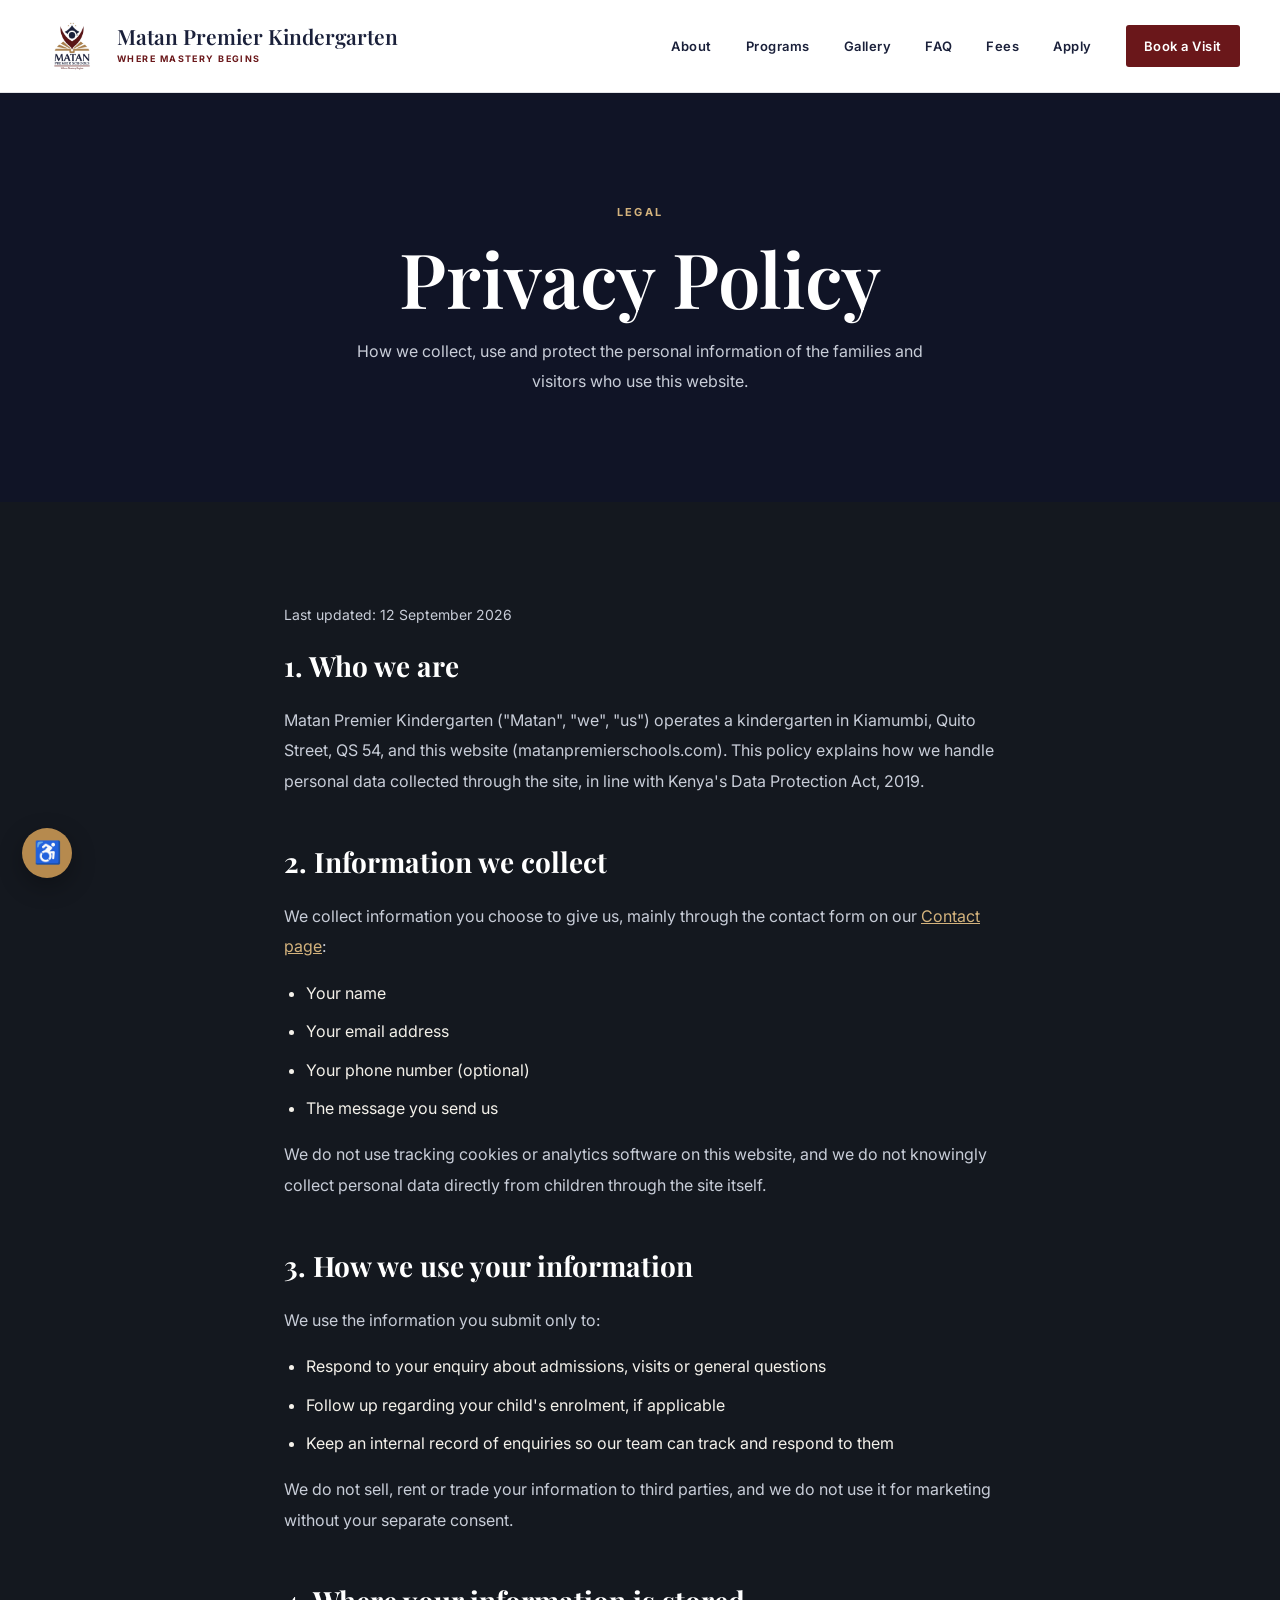
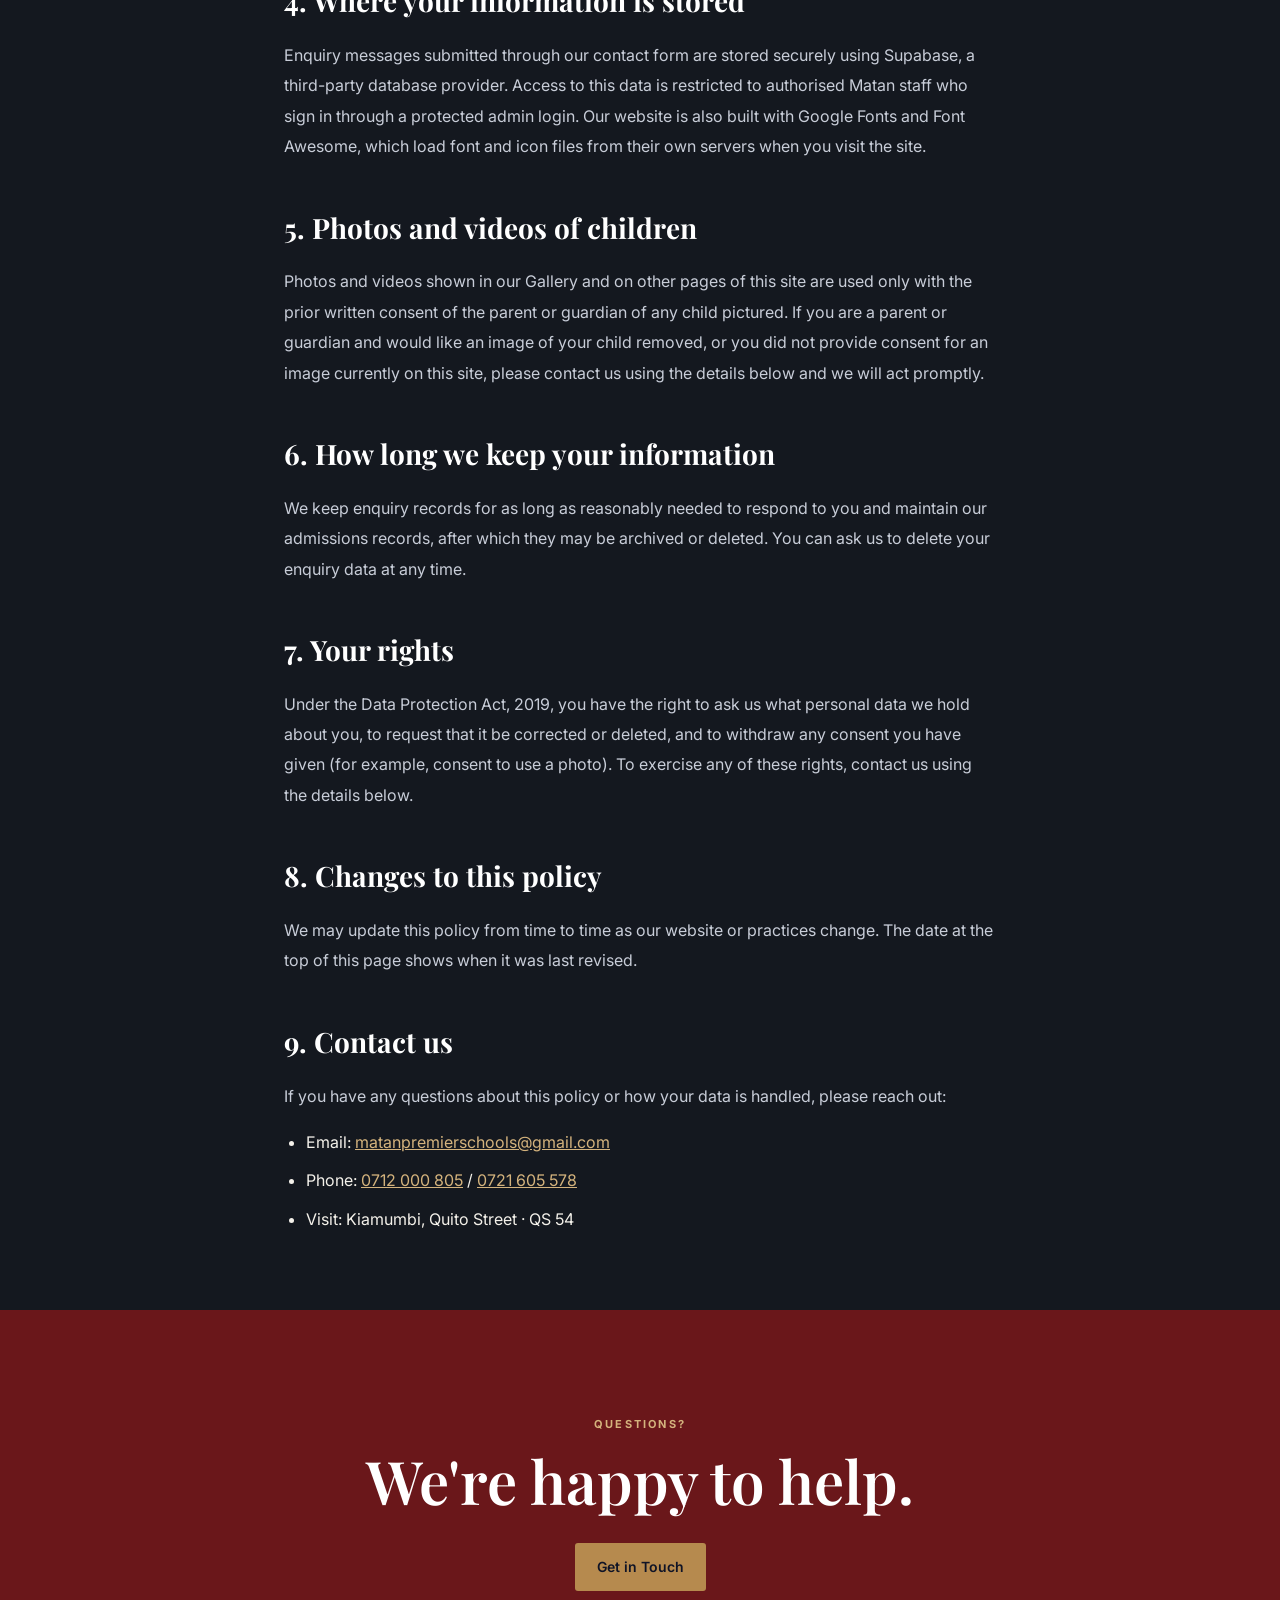
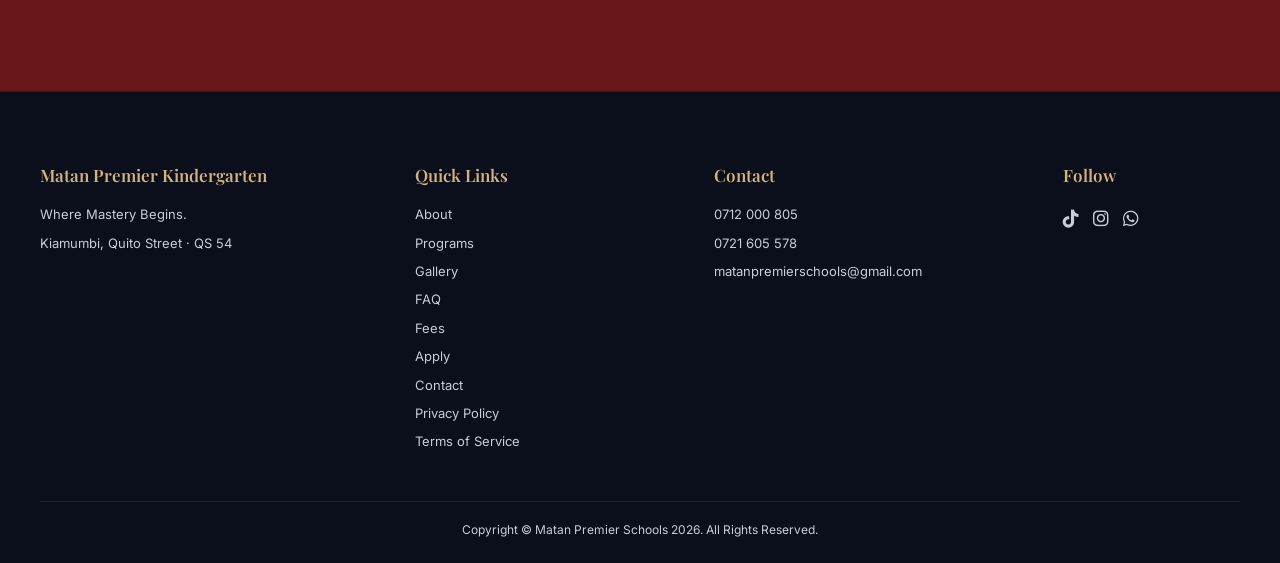
<file: privacy-policy.html>
<!DOCTYPE html>
<html lang="en">
<head>
<meta charset="UTF-8">
<meta name="viewport" content="width=device-width, initial-scale=1.0">
<title>Privacy Policy | Matan Premier Kindergarten</title>
<link rel="icon" type="image/png" sizes="32x32" href="favicon-32.png">
<link rel="icon" type="image/png" sizes="16x16" href="favicon-16.png">
<link rel="apple-touch-icon" href="apple-touch-icon.png">
<meta name="description" content="How Matan Premier Kindergarten collects, uses and protects the personal data of families and website visitors.">
<link rel="preconnect" href="https://fonts.googleapis.com">
<link rel="preconnect" href="https://fonts.gstatic.com" crossorigin>
<link href="https://fonts.googleapis.com/css2?family=Inter:wght@400;500;600;700&family=Playfair+Display:wght@500;600;700&display=swap" rel="stylesheet">
<link rel="stylesheet" href="https://cdnjs.cloudflare.com/ajax/libs/font-awesome/6.5.2/css/all.min.css">
<link rel="stylesheet" href="style.css">
</head>
<body>

<header class="site-header">
  <nav class="site-nav">
    <a href="index.html" class="logo">
      <img src="Matan-Premier-Schools-Logo-FA.jpg" alt="Matan Premier Schools logo" class="logo-mark">
      <span class="logo-copy">
        <span class="logo-name">Matan Premier Kindergarten</span>
        <span class="logo-tagline">Where Mastery Begins</span>
      </span>
    </a>

    <button class="menu-toggle" id="menuToggle" aria-label="Open menu" aria-expanded="false">
      <span></span><span></span><span></span>
    </button>

    <div class="nav-links" id="navLinks">
      <a href="about.html">About</a>
      <a href="index.html#programs">Programs</a>
      <a href="gallery.html">Gallery</a>
      <a href="faq.html">FAQ</a>
      <a href="fees.html">Fees</a>
      <a href="apply.html">Apply</a>
      <a href="contact.html" class="visit-btn">Book a Visit</a>
    </div>
  </nav>
</header>

<main>
  <section class="page-hero">
    <div class="page-hero-inner">
      <span class="section-kicker">Legal</span>
      <h1>Privacy Policy</h1>
      <p>How we collect, use and protect the personal information of the families and visitors who use this website.</p>
    </div>
  </section>

  <section class="legal-content">
    <p class="legal-updated">Last updated: 12 September 2026</p>

    <h2>1. Who we are</h2>
    <p>Matan Premier Kindergarten ("Matan", "we", "us") operates a kindergarten in Kiamumbi, Quito Street, QS 54, and this website (matanpremierschools.com). This policy explains how we handle personal data collected through the site, in line with Kenya's Data Protection Act, 2019.</p>

    <h2>2. Information we collect</h2>
    <p>We collect information you choose to give us, mainly through the contact form on our <a href="contact.html">Contact page</a>:</p>
    <ul>
      <li>Your name</li>
      <li>Your email address</li>
      <li>Your phone number (optional)</li>
      <li>The message you send us</li>
    </ul>
    <p>We do not use tracking cookies or analytics software on this website, and we do not knowingly collect personal data directly from children through the site itself.</p>

    <h2>3. How we use your information</h2>
    <p>We use the information you submit only to:</p>
    <ul>
      <li>Respond to your enquiry about admissions, visits or general questions</li>
      <li>Follow up regarding your child's enrolment, if applicable</li>
      <li>Keep an internal record of enquiries so our team can track and respond to them</li>
    </ul>
    <p>We do not sell, rent or trade your information to third parties, and we do not use it for marketing without your separate consent.</p>

    <h2>4. Where your information is stored</h2>
    <p>Enquiry messages submitted through our contact form are stored securely using Supabase, a third-party database provider. Access to this data is restricted to authorised Matan staff who sign in through a protected admin login. Our website is also built with Google Fonts and Font Awesome, which load font and icon files from their own servers when you visit the site.</p>

    <h2>5. Photos and videos of children</h2>
    <p>Photos and videos shown in our Gallery and on other pages of this site are used only with the prior written consent of the parent or guardian of any child pictured. If you are a parent or guardian and would like an image of your child removed, or you did not provide consent for an image currently on this site, please contact us using the details below and we will act promptly.</p>

    <h2>6. How long we keep your information</h2>
    <p>We keep enquiry records for as long as reasonably needed to respond to you and maintain our admissions records, after which they may be archived or deleted. You can ask us to delete your enquiry data at any time.</p>

    <h2>7. Your rights</h2>
    <p>Under the Data Protection Act, 2019, you have the right to ask us what personal data we hold about you, to request that it be corrected or deleted, and to withdraw any consent you have given (for example, consent to use a photo). To exercise any of these rights, contact us using the details below.</p>

    <h2>8. Changes to this policy</h2>
    <p>We may update this policy from time to time as our website or practices change. The date at the top of this page shows when it was last revised.</p>

    <h2>9. Contact us</h2>
    <p>If you have any questions about this policy or how your data is handled, please reach out:</p>
    <ul>
      <li>Email: <a href="mailto:matanpremierschools@gmail.com">matanpremierschools@gmail.com</a></li>
      <li>Phone: <a href="tel:+254712000805">0712 000 805</a> / <a href="tel:+254721605578">0721 605 578</a></li>
      <li>Visit: Kiamumbi, Quito Street · QS 54</li>
    </ul>
  </section>

  <section class="cta-band">
    <span class="section-kicker">Questions?</span>
    <h2>We're happy to help.</h2>
    <a href="contact.html" class="btn-primary">Get in Touch</a>
  </section>
</main>

<footer class="site-footer">
  <div class="footer-grid">
    <div>
      <h3>Matan Premier Kindergarten</h3>
      <p>Where Mastery Begins.</p>
      <p>Kiamumbi, Quito Street · QS 54</p>
    </div>

    <div>
      <h3>Quick Links</h3>
      <a href="about.html">About</a>
      <a href="index.html#programs">Programs</a>
      <a href="gallery.html">Gallery</a>
      <a href="faq.html">FAQ</a>
      <a href="fees.html">Fees</a>
      <a href="apply.html">Apply</a>
      <a href="contact.html">Contact</a>
      <a href="privacy-policy.html">Privacy Policy</a>
      <a href="terms-of-service.html">Terms of Service</a>
    </div>

    <div>
      <h3>Contact</h3>
      <a href="tel:+254712000805">0712 000 805</a>
      <a href="tel:+254721605578">0721 605 578</a>
      <a href="mailto:matanpremierschools@gmail.com">matanpremierschools@gmail.com</a>
    </div>

    <div>
      <h3>Follow</h3>
      <div class="footer-social">
        <a href="https://www.tiktok.com/@matanpremierschools" aria-label="TikTok" target="_blank" rel="noopener noreferrer"><i class="fa-brands fa-tiktok"></i></a>
        <a href="https://instagram.com/matanpremierschools" aria-label="Instagram" target="_blank" rel="noopener noreferrer"><i class="fa-brands fa-instagram"></i></a>
        <a href="https://wa.me/254712000805" aria-label="WhatsApp" target="_blank" rel="noopener noreferrer"><i class="fa-brands fa-whatsapp"></i></a>
      </div>
    </div>
  </div>

  <div class="footer-bottom">Copyright © Matan Premier Schools 2026. All Rights Reserved.</div>
</footer>
<button class="a11y-toggle" id="a11yToggle" aria-label="Accessibility options">♿</button>

<div class="a11y-panel" id="a11yPanel" aria-hidden="true">
  <h4>Accessibility Options</h4>
  <button id="a11yIncreaseSpacing">Increase Text Spacing</button>
  <button id="a11yDecreaseSpacing">Decrease Text Spacing</button>
  <button id="a11yInvert">Invert Colours</button>
  <button id="a11yUnderline">Underline Links</button>
  <button id="a11yReset">Reset</button>
</div>
<script src="script.js"></script>
</body>
</html>
</file>
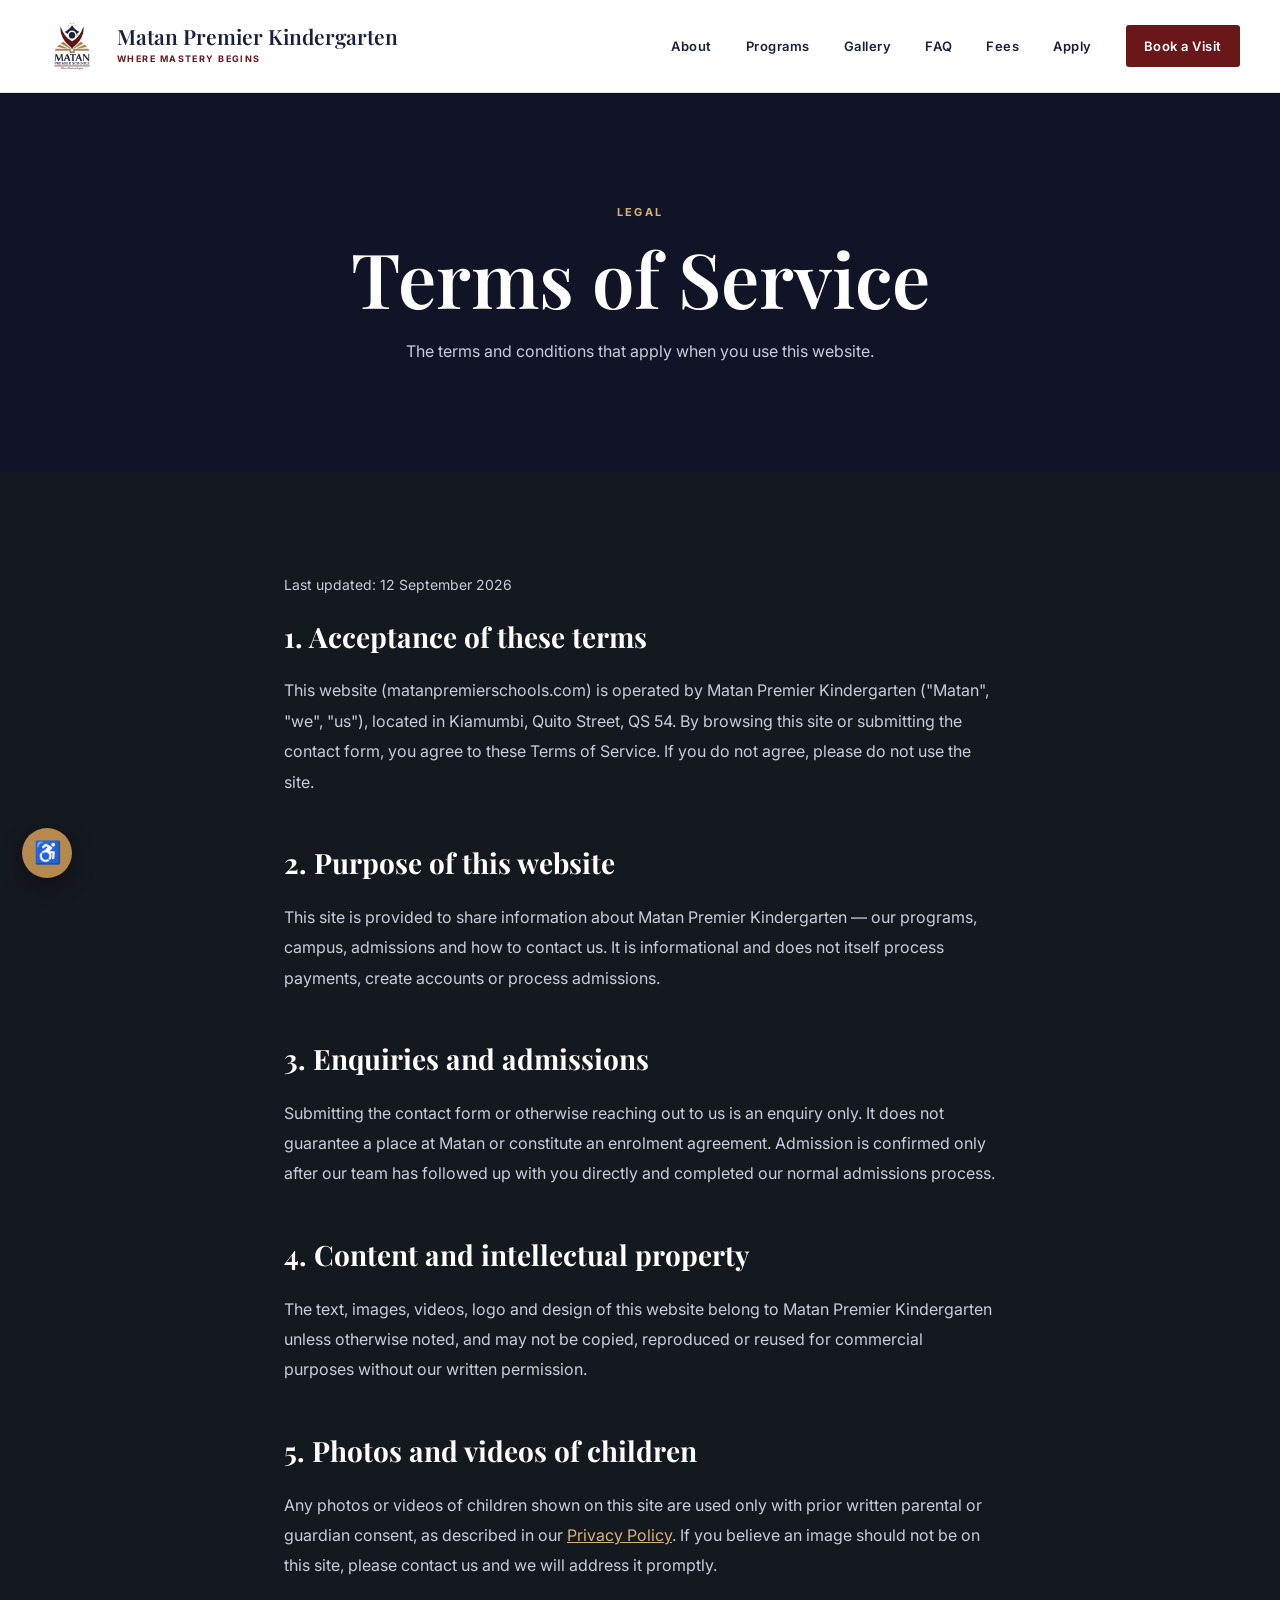
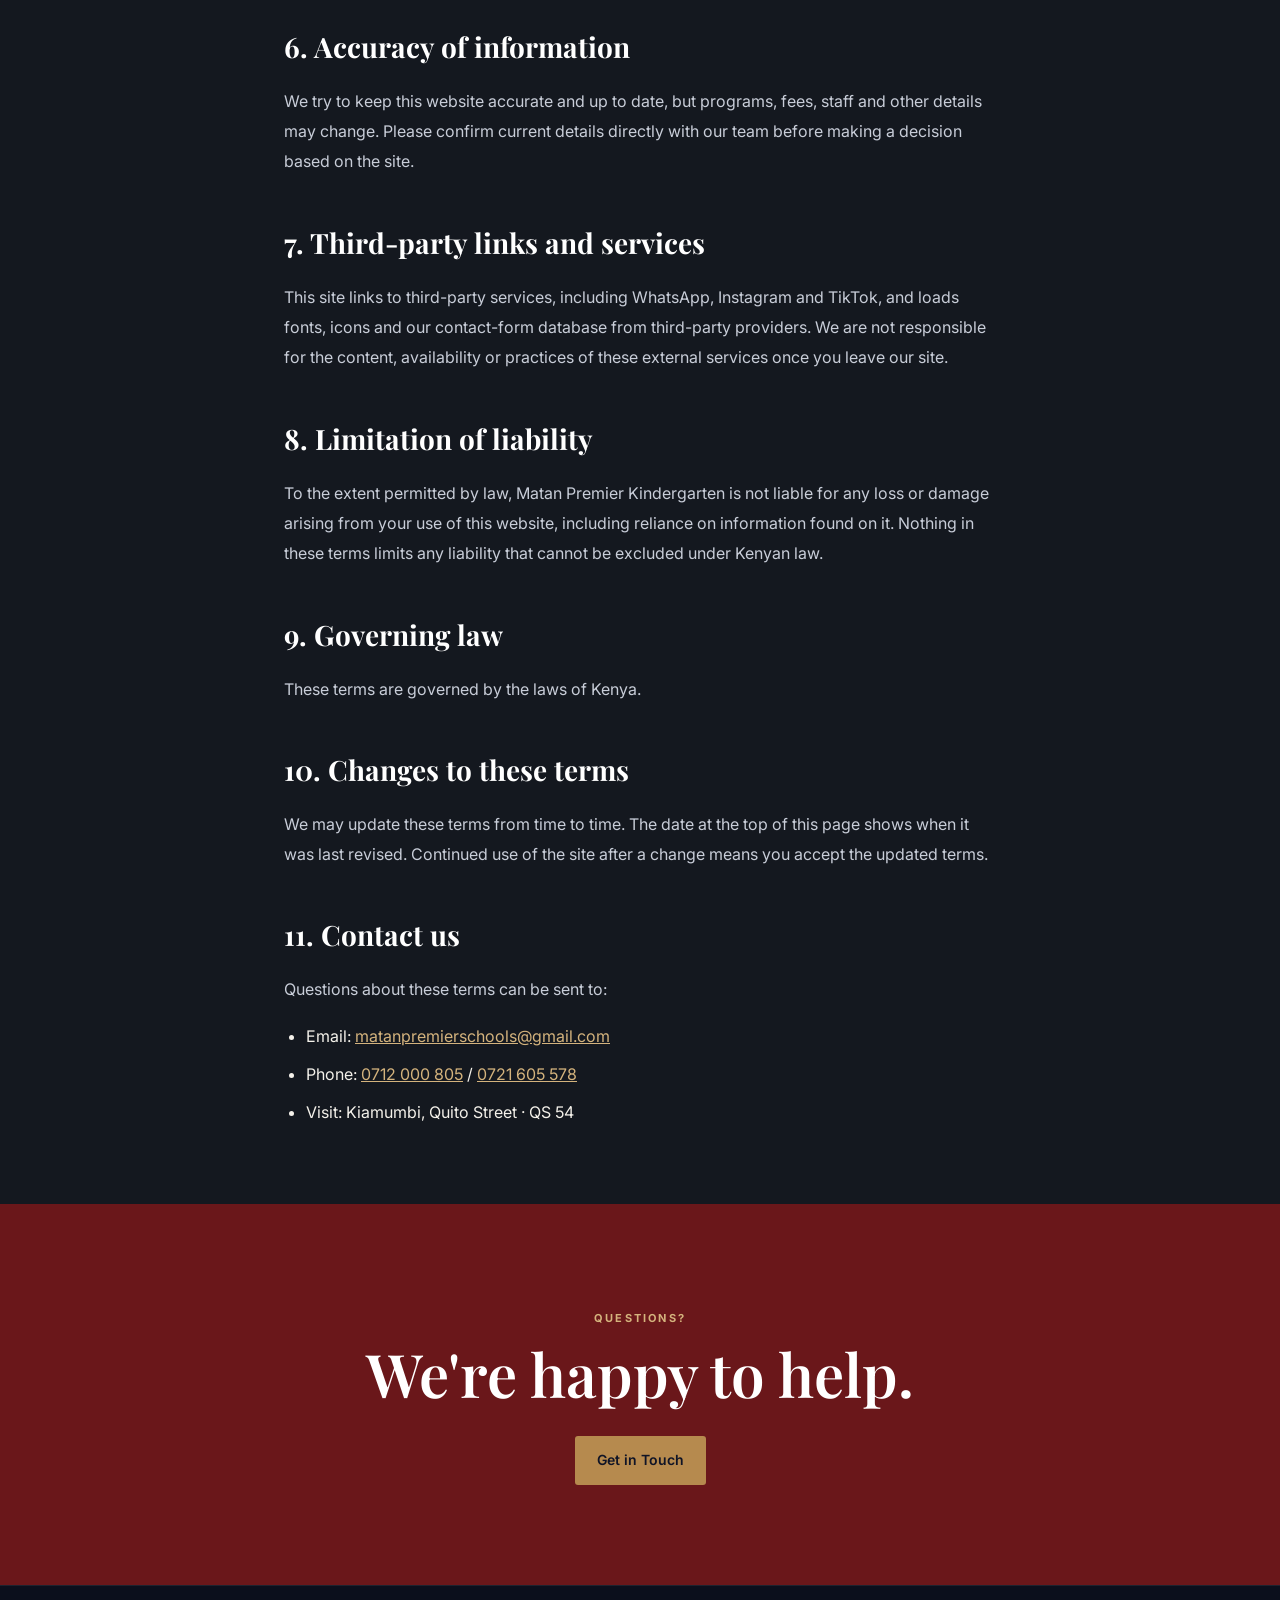
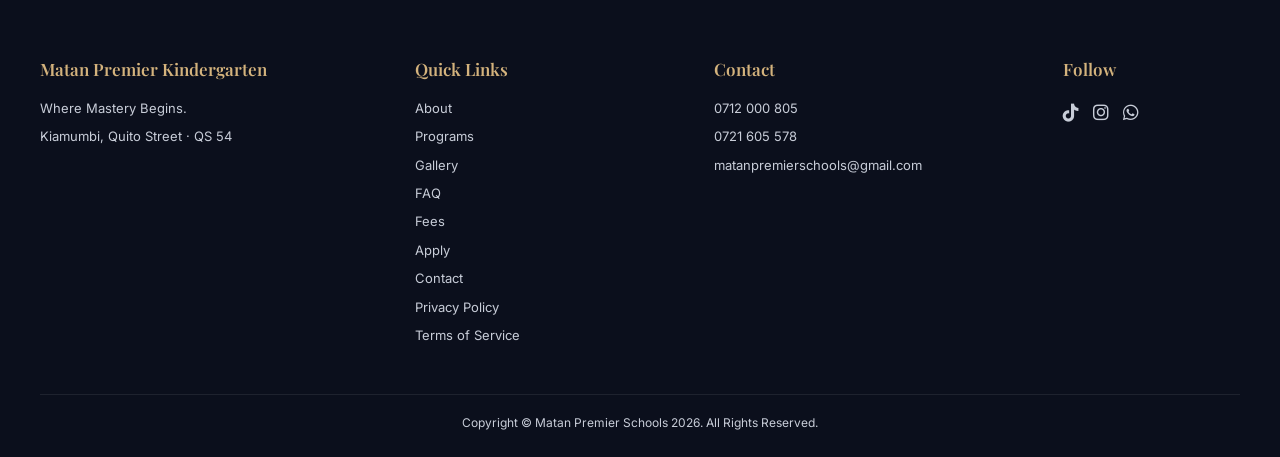
<file: terms-of-service.html>
<!DOCTYPE html>
<html lang="en">
<head>
<meta charset="UTF-8">
<meta name="viewport" content="width=device-width, initial-scale=1.0">
<title>Terms of Service | Matan Premier Kindergarten</title>
<link rel="icon" type="image/png" sizes="32x32" href="favicon-32.png">
<link rel="icon" type="image/png" sizes="16x16" href="favicon-16.png">
<link rel="apple-touch-icon" href="apple-touch-icon.png">
<meta name="description" content="The terms and conditions for using the Matan Premier Kindergarten website.">
<link rel="preconnect" href="https://fonts.googleapis.com">
<link rel="preconnect" href="https://fonts.gstatic.com" crossorigin>
<link href="https://fonts.googleapis.com/css2?family=Inter:wght@400;500;600;700&family=Playfair+Display:wght@500;600;700&display=swap" rel="stylesheet">
<link rel="stylesheet" href="https://cdnjs.cloudflare.com/ajax/libs/font-awesome/6.5.2/css/all.min.css">
<link rel="stylesheet" href="style.css">
</head>
<body>

<header class="site-header">
  <nav class="site-nav">
    <a href="index.html" class="logo">
      <img src="Matan-Premier-Schools-Logo-FA.jpg" alt="Matan Premier Schools logo" class="logo-mark">
      <span class="logo-copy">
        <span class="logo-name">Matan Premier Kindergarten</span>
        <span class="logo-tagline">Where Mastery Begins</span>
      </span>
    </a>

    <button class="menu-toggle" id="menuToggle" aria-label="Open menu" aria-expanded="false">
      <span></span><span></span><span></span>
    </button>

    <div class="nav-links" id="navLinks">
      <a href="about.html">About</a>
      <a href="index.html#programs">Programs</a>
      <a href="gallery.html">Gallery</a>
      <a href="faq.html">FAQ</a>
      <a href="fees.html">Fees</a>
      <a href="apply.html">Apply</a>
      <a href="contact.html" class="visit-btn">Book a Visit</a>
    </div>
  </nav>
</header>

<main>
  <section class="page-hero">
    <div class="page-hero-inner">
      <span class="section-kicker">Legal</span>
      <h1>Terms of Service</h1>
      <p>The terms and conditions that apply when you use this website.</p>
    </div>
  </section>

  <section class="legal-content">
    <p class="legal-updated">Last updated: 12 September 2026</p>

    <h2>1. Acceptance of these terms</h2>
    <p>This website (matanpremierschools.com) is operated by Matan Premier Kindergarten ("Matan", "we", "us"), located in Kiamumbi, Quito Street, QS 54. By browsing this site or submitting the contact form, you agree to these Terms of Service. If you do not agree, please do not use the site.</p>

    <h2>2. Purpose of this website</h2>
    <p>This site is provided to share information about Matan Premier Kindergarten — our programs, campus, admissions and how to contact us. It is informational and does not itself process payments, create accounts or process admissions.</p>

    <h2>3. Enquiries and admissions</h2>
    <p>Submitting the contact form or otherwise reaching out to us is an enquiry only. It does not guarantee a place at Matan or constitute an enrolment agreement. Admission is confirmed only after our team has followed up with you directly and completed our normal admissions process.</p>

    <h2>4. Content and intellectual property</h2>
    <p>The text, images, videos, logo and design of this website belong to Matan Premier Kindergarten unless otherwise noted, and may not be copied, reproduced or reused for commercial purposes without our written permission.</p>

    <h2>5. Photos and videos of children</h2>
    <p>Any photos or videos of children shown on this site are used only with prior written parental or guardian consent, as described in our <a href="privacy-policy.html">Privacy Policy</a>. If you believe an image should not be on this site, please contact us and we will address it promptly.</p>

    <h2>6. Accuracy of information</h2>
    <p>We try to keep this website accurate and up to date, but programs, fees, staff and other details may change. Please confirm current details directly with our team before making a decision based on the site.</p>

    <h2>7. Third-party links and services</h2>
    <p>This site links to third-party services, including WhatsApp, Instagram and TikTok, and loads fonts, icons and our contact-form database from third-party providers. We are not responsible for the content, availability or practices of these external services once you leave our site.</p>

    <h2>8. Limitation of liability</h2>
    <p>To the extent permitted by law, Matan Premier Kindergarten is not liable for any loss or damage arising from your use of this website, including reliance on information found on it. Nothing in these terms limits any liability that cannot be excluded under Kenyan law.</p>

    <h2>9. Governing law</h2>
    <p>These terms are governed by the laws of Kenya.</p>

    <h2>10. Changes to these terms</h2>
    <p>We may update these terms from time to time. The date at the top of this page shows when it was last revised. Continued use of the site after a change means you accept the updated terms.</p>

    <h2>11. Contact us</h2>
    <p>Questions about these terms can be sent to:</p>
    <ul>
      <li>Email: <a href="mailto:matanpremierschools@gmail.com">matanpremierschools@gmail.com</a></li>
      <li>Phone: <a href="tel:+254712000805">0712 000 805</a> / <a href="tel:+254721605578">0721 605 578</a></li>
      <li>Visit: Kiamumbi, Quito Street · QS 54</li>
    </ul>
  </section>

  <section class="cta-band">
    <span class="section-kicker">Questions?</span>
    <h2>We're happy to help.</h2>
    <a href="contact.html" class="btn-primary">Get in Touch</a>
  </section>
</main>

<footer class="site-footer">
  <div class="footer-grid">
    <div>
      <h3>Matan Premier Kindergarten</h3>
      <p>Where Mastery Begins.</p>
      <p>Kiamumbi, Quito Street · QS 54</p>
    </div>

    <div>
      <h3>Quick Links</h3>
      <a href="about.html">About</a>
      <a href="index.html#programs">Programs</a>
      <a href="gallery.html">Gallery</a>
      <a href="faq.html">FAQ</a>
      <a href="fees.html">Fees</a>
      <a href="apply.html">Apply</a>
      <a href="contact.html">Contact</a>
      <a href="privacy-policy.html">Privacy Policy</a>
      <a href="terms-of-service.html">Terms of Service</a>
    </div>

    <div>
      <h3>Contact</h3>
      <a href="tel:+254712000805">0712 000 805</a>
      <a href="tel:+254721605578">0721 605 578</a>
      <a href="mailto:matanpremierschools@gmail.com">matanpremierschools@gmail.com</a>
    </div>

    <div>
      <h3>Follow</h3>
      <div class="footer-social">
        <a href="https://www.tiktok.com/@matanpremierschools" aria-label="TikTok" target="_blank" rel="noopener noreferrer"><i class="fa-brands fa-tiktok"></i></a>
        <a href="https://instagram.com/matanpremierschools" aria-label="Instagram" target="_blank" rel="noopener noreferrer"><i class="fa-brands fa-instagram"></i></a>
        <a href="https://wa.me/254712000805" aria-label="WhatsApp" target="_blank" rel="noopener noreferrer"><i class="fa-brands fa-whatsapp"></i></a>
      </div>
    </div>
  </div>

  <div class="footer-bottom">Copyright © Matan Premier Schools 2026. All Rights Reserved.</div>
</footer>
<button class="a11y-toggle" id="a11yToggle" aria-label="Accessibility options">♿</button>

<div class="a11y-panel" id="a11yPanel" aria-hidden="true">
  <h4>Accessibility Options</h4>
  <button id="a11yIncreaseSpacing">Increase Text Spacing</button>
  <button id="a11yDecreaseSpacing">Decrease Text Spacing</button>
  <button id="a11yInvert">Invert Colours</button>
  <button id="a11yUnderline">Underline Links</button>
  <button id="a11yReset">Reset</button>
</div>
<script src="script.js"></script>
</body>
</html>
</file>
<file: style.css>
:root {
  --cream: #14181F;
  --navy: #1A203A;
  --navy-dark: #101426;
  --navy-light: #222943;
  --maroon: #6A171A;
  --maroon-dark: #4E1012;
  --gold: #B68A4E;
  --gold-light: #D4B37D;
  --white: #FFFFFF;
  --ink: #F4F1EA;
  --muted: #C8CDD8;
}

* {
  box-sizing: border-box;
  margin: 0;
  padding: 0;
}

html {
  scroll-behavior: smooth;
}

body {
  font-family: 'Inter', sans-serif;
  background: var(--cream);
  color: var(--ink);
  line-height: 1.6;
}

img,
video {
  max-width: 100%;
}

a {
  color: inherit;
}

button,
input,
textarea {
  font: inherit;
}

/* Utility bar */
/*.utility-bar {
  background: var(--maroon);
  color: #fff;
  padding: 8px 28px;
  display: flex;
  justify-content: space-between;
  gap: 20px;
  font-size: 13px;
}

.utility-contact,
.utility-social {
  display: flex;
  align-items: center;
  gap: 18px;
} 
  */
  /* =========================
   TOP CONTACT BAR
========================= */

.utility-bar {
  background: var(--maroon);
  color: #fff;

  min-height: 48px;
  padding: 7px 40px;

  display: flex;
  align-items: center;
  justify-content: space-between;

  font-size: 13px;
}

.utility-contact,
.utility-right {
  display: flex;
  align-items: center;
}

.utility-contact {
  gap: 18px;
}

.utility-contact a {
  color: #fff;
  text-decoration: none;
}


/* PHONE */

.utility-phone {
  display: flex;
  align-items: center;
  gap: 9px;

  font-weight: 600;
  letter-spacing: 0.02em;

  transition: color 0.2s ease;
}

.utility-icon {
  width: 28px;
  height: 28px;

  display: flex;
  align-items: center;
  justify-content: center;

  background: var(--gold);
  color: #fff;

  border-radius: 50%;

  font-size: 11px;
}

.utility-phone:hover {
  color: var(--gold-light);
}


/* SMALL DIVIDER */

.utility-divider {
  width: 1px;
  height: 22px;

  background: rgba(255, 255, 255, 0.35);
}


/* EMAIL */

.utility-email {
  display: flex;
  align-items: center;
  gap: 9px;

  color: rgba(255,255,255,0.9) !important;
}

.utility-email i {
  color: var(--gold-light);
  font-size: 15px;
}

.utility-email:hover {
  color: #fff !important;
}


/* RIGHT SIDE */

.utility-right {
  gap: 16px;
}

.follow-label {
  color: rgba(255,255,255,0.75);

  font-size: 11px;
  font-weight: 500;

  text-transform: uppercase;
  letter-spacing: 0.1em;
}


/* SOCIAL ICONS */

.utility-social {
  display: flex;
  align-items: center;
  gap: 12px;
}

.utility-social a {
  width: 28px;
  height: 28px;

  display: flex;
  align-items: center;
  justify-content: center;

  color: #fff;
  text-decoration: none;

  border: 1px solid rgba(255,255,255,0.25);
  border-radius: 50%;

  font-size: 12px;

  transition:
    background 0.2s ease,
    color 0.2s ease,
    border-color 0.2s ease,
    transform 0.2s ease;
}

.utility-social a:hover {
  background: var(--gold);
  color: var(--navy-dark);
  border-color: var(--gold);

  transform: translateY(-2px);
}

.utility-bar a {
  text-decoration: none;
}

.utility-social a:hover {
  color: var(--gold-light);
}

/* Shared header */
.site-header {
  background: #fff;
  padding: 14px 40px;
  border-bottom: 1px solid rgba(26, 32, 58, 0.12);
  position: relative;
  z-index: 100;
}

.site-nav {
  max-width: 1200px;
  margin: 0 auto;
  display: flex;
  align-items: center;
  justify-content: space-between;
}

.logo {
  display: flex;
  align-items: center;
  gap: 13px;
  text-decoration: none;
}

.logo-mark {
  width: 64px;
  height: 64px;
  object-fit: contain;
  flex-shrink: 0;
}

.logo-copy {
  display: flex;
  flex-direction: column;
}

.logo-name {
  font-family: 'Playfair Display', serif;
  font-size: 21px;
  font-weight: 600;
  line-height: 1.05;
  color: var(--navy);
}

.logo-tagline {
  margin-top: 5px;
  font-size: 9px;
  font-weight: 700;
  letter-spacing: .16em;
  text-transform: uppercase;
  color: var(--maroon);
}

.nav-links {
  display: flex;
  align-items: center;
  gap: 34px;
}

.nav-links a {
  position: relative;
  text-decoration: none;
  color: var(--navy);
  font-size: 13px;
  font-weight: 600;
  letter-spacing: .04em;
}

.nav-links a:not(.visit-btn)::after {
  content: "";
  position: absolute;
  left: 0;
  bottom: -7px;
  width: 0;
  height: 2px;
  background: var(--gold);
  transition: width .2s ease;
}

.nav-links a:not(.visit-btn):hover::after {
  width: 100%;
}

.visit-btn {
  background: var(--maroon);
  color: #fff !important;
  padding: 11px 18px;
  border-radius: 3px;
}

.visit-btn:hover {
  background: var(--maroon-dark);
}

.menu-toggle {
  display: none;
  width: 28px;
  height: 22px;
  flex-direction: column;
  justify-content: space-between;
  background: none;
  border: 0;
  cursor: pointer;
}

.menu-toggle span {
  width: 100%;
  height: 2px;
  background: var(--navy);
}

/* Typography helpers */
.section-kicker,
.hero-kicker {
  display: inline-block;
  font-size: 11px;
  font-weight: 700;
  letter-spacing: .2em;
  text-transform: uppercase;
  color: var(--gold-light);
}

.section-heading {
  max-width: 760px;
  margin-bottom: 58px;
}

.section-heading.centered {
  text-align: center;
  margin-left: auto;
  margin-right: auto;
}

.section-heading h2,
.intro-copy h2,
.story-split h2,
.founder-story-copy h2,
.gallery-heading h2,
.contact-info h2,
.contact-form h2,
.cta-band h2 {
  font-family: 'Playfair Display', serif;
  font-weight: 600;
  line-height: 1.08;
}

.section-heading h2,
.intro-copy h2,
.story-split h2,
.gallery-heading h2 {
  font-size: clamp(42px, 5vw, 60px);
}

p {
  color: var(--muted);
}

/* Home hero */
.hero-full {
  position: relative;
  min-height: 690px;
  height: 86vh;
  overflow: hidden;
}

.carousel-slide {
  position: absolute;
  inset: 0;
  width: 100%;
  height: 100%;
  object-fit: cover;
  opacity: 0;
  transition: opacity 1s ease;
}

.carousel-slide.active {
  opacity: 1;
}

.hero-overlay {
  position: absolute;
  inset: 0;
  z-index: 1;
  background: linear-gradient(90deg, rgba(16,20,38,.94) 0%, rgba(16,20,38,.72) 45%, rgba(16,20,38,.20) 100%);
}

.hero-full-content {
  position: relative;
  z-index: 2;
  max-width: 1200px;
  height: 100%;
  margin: 0 auto;
  padding: 0 56px;
  display: flex;
  flex-direction: column;
  justify-content: center;
  align-items: flex-start;
}

.hero-full-content h1 {
  margin: 18px 0 26px;
  max-width: 700px;
  font-family: 'Playfair Display', serif;
  font-size: clamp(58px, 7vw, 92px);
  font-weight: 600;
  line-height: .96;
  color: #fff;
}

.hero-full-content h1 span {
  color: var(--gold-light);
}

.hero-full-content p {
  max-width: 560px;
  margin-bottom: 32px;
  font-size: 17px;
  line-height: 1.8;
  color: rgba(255,255,255,.82);
}

.cta-row {
  display: flex;
  gap: 14px;
  flex-wrap: wrap;
}

.btn-primary,
.btn-secondary {
  display: inline-block;
  text-decoration: none;
  padding: 13px 22px;
  font-weight: 600;
  font-size: 14px;
  border-radius: 3px;
}

.btn-primary {
  background: var(--gold);
  color: var(--navy-dark);
}

.btn-primary:hover {
  background: var(--gold-light);
}

.btn-secondary {
  border: 1px solid rgba(255,255,255,.75);
  color: #fff;
}

.btn-secondary:hover {
  background: rgba(255,255,255,.08);
}

/* Home intro */
.intro-split {
  max-width: 1200px;
  margin: 0 auto;
  padding: 120px 40px;
  display: grid;
  grid-template-columns: .95fr 1.05fr;
  gap: 88px;
  align-items: center;
}

.intro-copy h2 {
  margin: 14px 0 26px;
  color: #fff;
}

.intro-copy p {
  margin-bottom: 18px;
  line-height: 1.9;
}

.text-link {
  display: inline-flex;
  gap: 8px;
  margin-top: 10px;
  text-decoration: none;
  color: var(--gold-light);
  font-weight: 600;
}

.intro-media video {
  width: 100%;
  aspect-ratio: 4 / 5;
  object-fit: cover;
  display: block;
}

/* Programs / feature rows */
.programs-section {
  padding: 115px 40px;
  background: var(--navy-dark);
}

.programs-section > * {
  max-width: 1200px;
  margin-left: auto;
  margin-right: auto;
}

.feature-row {
  display: grid;
  grid-template-columns: 1.15fr .85fr;
  gap: 78px;
  align-items: center;
  margin-bottom: 110px;
}

.feature-row.reverse {
  grid-template-columns: .85fr 1.15fr;
}

.feature-row.reverse img {
  order: 2;
}

.feature-row img {
  width: 100%;
  height: 510px;
  object-fit: cover;
  display: block;
}

.feature-number {
  color: var(--gold-light);
  font-size: 12px;
  letter-spacing: .18em;
}

.feature-row h3 {
  margin: 10px 0 20px;
  font-family: 'Playfair Display', serif;
  font-size: clamp(36px, 4vw, 48px);
  font-weight: 600;
  line-height: 1.1;
  color: #fff;
}

.feature-row p {
  line-height: 1.9;
}

/* Values */
.values-band {
  padding: 110px 40px;
  background: var(--navy-light);
}

.values-grid {
  max-width: 1100px;
  margin: 0 auto;
  display: grid;
  grid-template-columns: repeat(3, 1fr);
  gap: 46px;
}

.values-grid article {
  border-top: 1px solid rgba(212,179,125,.55);
  padding-top: 24px;
}

.values-grid article > span {
  color: var(--gold-light);
  font-size: 12px;
  letter-spacing: .15em;
}

.values-grid h3 {
  margin: 10px 0 14px;
  font-family: 'Playfair Display', serif;
  font-size: 28px;
  font-weight: 600;
  color: #fff;
}

.values-grid p {
  line-height: 1.8;
}

/* Page hero */
.page-hero {
  background: var(--navy-dark);
  padding: 105px 24px;
  text-align: center;
}

.page-hero-inner {
  max-width: 760px;
  margin: 0 auto;
}

.page-hero h1 {
  margin: 14px 0 20px;
  font-family: 'Playfair Display', serif;
  font-size: clamp(52px, 6vw, 76px);
  font-weight: 600;
  line-height: 1.05;
  color: #fff;
}

.page-hero p {
  max-width: 620px;
  margin: 0 auto;
  font-size: 16px;
  line-height: 1.85;
}

/* About */
.story-split {
  max-width: 1100px;
  margin: 0 auto;
  padding: 115px 40px;
  display: grid;
  grid-template-columns: .9fr 1.1fr;
  gap: 90px;
}

.story-split h2 {
  margin-top: 14px;
  color: #fff;
}

.story-copy p {
  margin-bottom: 20px;
  line-height: 1.9;
}

.founder-story {
  max-width: 1150px;
  margin: 0 auto;
  padding: 60px 40px 120px;
  display: grid;
  grid-template-columns: .9fr 1.1fr;
  gap: 90px;
  align-items: center;
}

.founder-story-image img {
  width: 100%;
  max-width: 440px;
  aspect-ratio: 4 / 5;
  object-fit: cover;
  display: block;
}

.founder-story-copy h2 {
  margin: 12px 0 24px;
  font-size: clamp(44px, 5vw, 58px);
  color: #fff;
}

.founder-story-copy p {
  margin-bottom: 18px;
  line-height: 1.9;
}

/* Legal pages */
.legal-content {
  max-width: 760px;
  margin: 0 auto;
  padding: 100px 24px 60px;
}

.legal-updated {
  color: var(--muted);
  font-size: 14px;
  margin-bottom: 40px;
}

.legal-content h2 {
  font-family: 'Playfair Display', serif;
  font-size: 28px;
  color: #fff;
  margin: 44px 0 16px;
}

.legal-content h2:first-of-type {
  margin-top: 0;
}

.legal-content p {
  line-height: 1.9;
  margin-bottom: 16px;
}

.legal-content ul {
  margin: 0 0 16px;
  padding-left: 22px;
}

.legal-content li {
  line-height: 1.9;
  margin-bottom: 8px;
}

.legal-content a {
  color: var(--gold-light);
  text-decoration: underline;
}

/* Gallery */
.gallery-section {
  max-width: 1200px;
  margin: 0 auto;
  padding: 95px 40px;
}

.gallery-heading {
  max-width: 680px;
  margin-bottom: 42px;
}

.gallery-heading h2 {
  margin: 12px 0 14px;
  color: #fff;
}

.gallery-heading p {
  line-height: 1.8;
}

.gallery-showcase {
  display: grid;
  grid-template-columns: 1fr 1.35fr 1fr;
  gap: 18px;
}

.gallery-showcase figure {
  margin: 0;
  overflow: hidden;
  background: var(--navy-light);
}

.gallery-showcase img {
  width: 100%;
  height: 470px;
  object-fit: cover;
  display: block;
  transition: transform .45s ease;
}

.gallery-showcase img:hover {
  transform: scale(1.025);
}

.program-summary {
  padding: 110px 40px;
  background: var(--navy-dark);
}

.program-summary > * {
  max-width: 1100px;
  margin-left: auto;
  margin-right: auto;
}

.program-summary-grid {
  display: grid;
  grid-template-columns: repeat(3, 1fr);
  gap: 42px;
}

.program-summary-grid article {
  padding-top: 24px;
  border-top: 1px solid rgba(212,179,125,.55);
}

.program-summary-grid span {
  color: var(--gold-light);
  font-size: 12px;
  letter-spacing: .1em;
}

.program-summary-grid h3 {
  margin: 8px 0 14px;
  font-family: 'Playfair Display', serif;
  font-size: 28px;
  font-weight: 600;
  color: #fff;
}

.program-summary-grid p {
  line-height: 1.8;
}

/* Contact */
.contact-page {
  background: var(--cream);
}

.contact-section {
  max-width: 1120px;
  margin: 0 auto;
  padding: 105px 40px 120px;
}

.contact-grid {
  display: grid;
  grid-template-columns: .9fr 1.1fr;
  gap: 70px;
}

.contact-info,
.contact-form {
  padding: 42px;
}

.contact-info {
  background: var(--navy-light);
}

.contact-info h2,
.contact-form h2 {
  margin: 12px 0 24px;
  font-size: 40px;
  color: #fff;
}

.contact-info > p {
  margin-bottom: 32px;
}

.contact-detail {
  margin-top: 26px;
}

.contact-detail h3 {
  margin-bottom: 6px;
  color: var(--gold-light);
  font-size: 13px;
  text-transform: uppercase;
  letter-spacing: .1em;
}

.contact-detail a {
  display: block;
  text-decoration: none;
  color: var(--muted);
  margin-bottom: 4px;
}

.contact-detail a:hover {
  color: #fff;
}

.contact-form {
  background: var(--navy-dark);
  border: 1px solid rgba(255,255,255,.08);
}

.contact-form label {
  display: block;
  margin: 14px 0 7px;
  font-size: 13px;
  font-weight: 600;
  color: #fff;
}

.contact-form input,
.contact-form textarea {
  width: 100%;
  border: 1px solid #303750;
  background: #0D1120;
  color: #fff;
  padding: 13px 14px;
  outline: none;
}

.contact-form input:focus,
.contact-form textarea:focus {
  border-color: var(--gold);
}

.contact-form textarea {
  min-height: 140px;
  resize: vertical;
}

.contact-form button {
  margin-top: 18px;
  border: 0;
  background: var(--maroon);
  color: #fff;
  padding: 13px 22px;
  cursor: pointer;
}

.contact-form button:hover {
  background: var(--maroon-dark);
}

.form-note,
.form-status {
  margin-top: 14px;
  font-size: 12px;
  line-height: 1.6;
}

.form-status {
  color: var(--gold-light);
}

.contact-form select {
  width: 100%;
  border: 1px solid #303750;
  background: #0D1120;
  color: #fff;
  padding: 13px 14px;
  outline: none;
  font: inherit;
}

.contact-form select:focus {
  border-color: var(--gold);
}

.contact-form input[type="date"] {
  color-scheme: dark;
  font: inherit;
}

/* Application form */
.apply-form {
  max-width: 820px;
  margin: 0 auto;
}

.glance-box {
  max-width: 820px;
  margin: 0 auto 40px;
  padding: 42px;
  background: var(--navy-light);
}

.glance-box h2 {
  margin: 12px 0 16px;
  font-family: 'Playfair Display', serif;
  font-size: 40px;
  color: #fff;
}

.glance-box > p {
  line-height: 1.85;
}

.glance-list {
  display: grid;
  grid-template-columns: 1fr 1fr;
  gap: 18px 28px;
  margin: 28px 0;
  list-style: none;
}

.glance-list strong {
  display: block;
  margin-bottom: 2px;
  color: var(--gold-light);
  font-size: 12px;
  letter-spacing: .1em;
  text-transform: uppercase;
}

.glance-more a {
  color: var(--gold-light);
}

.form-grid {
  display: grid;
  grid-template-columns: 1fr 1fr;
  gap: 0 22px;
}

.form-section-title {
  margin-top: 44px !important;
  padding-top: 32px;
  border-top: 1px solid rgba(255,255,255,.08);
}

.contact-form textarea.short-textarea {
  min-height: 90px;
}

.contact-form .checkbox-label {
  display: flex;
  gap: 12px;
  align-items: flex-start;
  margin-top: 26px;
  font-weight: 400;
  line-height: 1.6;
  color: var(--muted);
}

.contact-form .checkbox-label input {
  width: 18px;
  height: 18px;
  margin-top: 3px;
  flex-shrink: 0;
  accent-color: var(--gold);
}

.contact-form .checkbox-label a {
  color: var(--gold-light);
}

/* FAQ */
.faq-section {
  max-width: 820px;
  margin: 0 auto;
  padding: 95px 40px 120px;
}

.faq-group {
  margin-bottom: 56px;
}

.faq-group h2 {
  margin-bottom: 18px;
  font-family: 'Playfair Display', serif;
  font-size: 32px;
  color: #fff;
}

.faq-item {
  border-bottom: 1px solid rgba(255,255,255,.1);
}

.faq-item summary {
  display: flex;
  justify-content: space-between;
  align-items: center;
  gap: 18px;
  padding: 20px 0;
  font-weight: 600;
  color: #fff;
  cursor: pointer;
  list-style: none;
}

.faq-item summary::-webkit-details-marker {
  display: none;
}

.faq-item summary::after {
  content: '+';
  flex-shrink: 0;
  font-size: 22px;
  font-weight: 400;
  color: var(--gold-light);
}

.faq-item[open] summary::after {
  content: '–';
}

.faq-item p {
  padding: 0 0 22px;
  line-height: 1.85;
  color: var(--muted);
}

.faq-item a,
.faq-more a:not(.btn-primary):not(.btn-secondary) {
  color: var(--gold-light);
}

.faq-more {
  padding: 42px;
  background: var(--navy-light);
  text-align: center;
}

.faq-more h2 {
  margin-bottom: 8px;
  font-family: 'Playfair Display', serif;
  font-size: 32px;
  color: #fff;
}

.faq-more p {
  margin-bottom: 24px;
}

.faq-more .cta-row {
  justify-content: center;
}

.program-summary-grid.four {
  grid-template-columns: repeat(4, 1fr);
  gap: 32px;
}

@media (max-width: 1000px) {
  .program-summary-grid.four {
    grid-template-columns: 1fr 1fr;
  }
}

@media (max-width: 820px) {
  .program-summary-grid.four {
    grid-template-columns: 1fr;
  }
}

/* Fees page */
.fees-downloads {
  justify-content: center;
  margin-top: 30px;
}

.fees-downloads i {
  margin-right: 6px;
}

.fees-section {
  max-width: 1000px;
  margin: 0 auto;
  padding: 90px 40px;
}

.fees-card {
  margin-bottom: 28px;
  padding: 40px;
  background: var(--navy-light);
  border-top: 2px solid var(--gold);
}

.fees-card h2 {
  margin: 10px 0 12px;
  font-family: 'Playfair Display', serif;
  font-size: clamp(28px, 3.4vw, 36px);
  color: #fff;
}

.fees-card > p {
  line-height: 1.8;
}

.fees-pair {
  display: grid;
  grid-template-columns: 1fr 1fr;
  gap: 28px;
}

.table-wrap {
  overflow-x: auto;
}

.fees-table {
  width: 100%;
  margin-top: 22px;
  border-collapse: collapse;
}

.fees-table th {
  padding: 14px 16px;
  text-align: left;
  font-size: 12px;
  letter-spacing: .1em;
  text-transform: uppercase;
  color: var(--gold-light);
  border-bottom: 1px solid rgba(212,179,125,.55);
}

.fees-table td {
  padding: 15px 16px;
  border-bottom: 1px solid rgba(255,255,255,.08);
  line-height: 1.5;
}

.fees-table td:last-child,
.fees-table th:last-child {
  text-align: right;
  white-space: nowrap;
}

.fees-table td:last-child {
  font-weight: 700;
  color: #fff;
}

.fees-table small {
  display: block;
  font-weight: 400;
  color: var(--muted);
}

.fees-table.compact td {
  padding: 13px 0;
}

.fees-table tr.total td {
  border-bottom: 0;
  color: var(--gold-light);
  font-weight: 700;
}

.fees-includes,
.activity-grid,
.fees-terms {
  list-style: none;
  margin: 22px 0 0;
  padding: 0;
}

.fees-includes li {
  display: flex;
  gap: 18px;
  align-items: flex-start;
  padding: 14px 0;
  border-bottom: 1px solid rgba(255,255,255,.08);
  line-height: 1.6;
}

.fees-includes li:last-child {
  border-bottom: 0;
}

.fees-includes i {
  width: 26px;
  margin-top: 3px;
  font-size: 20px;
  text-align: center;
  color: var(--gold-light);
}

.fees-includes strong {
  display: block;
  color: #fff;
}

.activity-grid {
  display: grid;
  grid-template-columns: repeat(4, 1fr);
  gap: 16px;
}

.activity-grid li {
  padding: 24px 18px;
  text-align: center;
  background: var(--navy-dark);
}

.activity-grid i {
  font-size: 28px;
  color: var(--gold-light);
}

.activity-grid strong {
  display: block;
  margin: 14px 0 6px;
  font-family: 'Playfair Display', serif;
  font-size: 19px;
  color: #fff;
}

.activity-grid span {
  font-size: 14px;
  color: var(--gold-light);
}

.fees-note {
  margin-top: 18px;
  line-height: 1.7;
  color: var(--muted);
}

.fees-note a {
  color: var(--gold-light);
}

.fees-subtitle {
  margin: 34px 0 6px;
  font-family: 'Playfair Display', serif;
  font-size: 22px;
  color: #fff;
}

.fees-terms li {
  position: relative;
  padding: 8px 0 8px 28px;
  line-height: 1.6;
}

.fees-terms li::before {
  content: "\f00c";
  position: absolute;
  left: 0;
  top: 9px;
  font-family: "Font Awesome 6 Free";
  font-weight: 900;
  color: var(--gold-light);
}

@media (max-width: 820px) {
  .fees-section {
    padding: 60px 16px;
  }

  .fees-card {
    padding: 26px 20px;
  }

  .fees-pair {
    grid-template-columns: 1fr;
    gap: 0;
  }

  .activity-grid {
    grid-template-columns: 1fr 1fr;
  }

  .fees-table th,
  .fees-table td {
    padding: 12px 8px;
    font-size: 14px;
  }
}

/* Book list */
.books-grid {
  display: grid;
  grid-template-columns: repeat(3, 1fr);
  gap: 16px;
  margin-top: 16px;
}

.books-grid > div {
  padding: 22px 20px;
  background: var(--navy-dark);
}

.books-grid h4 {
  margin: 0 0 12px;
  font-family: 'Playfair Display', serif;
  font-size: 19px;
  color: var(--gold-light);
}

.books-grid ul {
  margin: 0;
  padding-left: 18px;
}

.books-grid li {
  padding: 4px 0;
  line-height: 1.55;
}

@media (max-width: 820px) {
  .books-grid {
    grid-template-columns: 1fr;
  }
}

/* Meal plan */
.fees-includes a,
.glance-list a {
  color: var(--gold-light);
}

.meal-table {
  width: 100%;
  margin-top: 22px;
  border-collapse: collapse;
}

.meal-table thead th {
  padding: 14px 14px;
  text-align: left;
  font-size: 12px;
  letter-spacing: .1em;
  text-transform: uppercase;
  color: var(--gold-light);
  border-bottom: 1px solid rgba(212,179,125,.55);
}

.meal-table tbody th {
  padding: 15px 14px;
  text-align: left;
  font-family: 'Playfair Display', serif;
  font-size: 18px;
  font-weight: 600;
  color: #fff;
  white-space: nowrap;
}

.meal-table td {
  padding: 15px 14px;
  line-height: 1.55;
}

.meal-table tbody tr {
  border-bottom: 1px solid rgba(255,255,255,.08);
}

.meal-table tbody tr:nth-child(odd) {
  background: rgba(255,255,255,.03);
}

@media (max-width: 820px) {
  .meal-table thead {
    display: none;
  }

  .meal-table,
  .meal-table tbody,
  .meal-table tr,
  .meal-table th,
  .meal-table td {
    display: block;
  }

  .meal-table tbody tr {
    padding: 16px 0;
    background: none !important;
  }

  .meal-table tbody th {
    padding: 0 0 8px;
    color: var(--gold-light);
  }

  .meal-table td {
    padding: 4px 0;
  }

  .meal-table td::before {
    content: attr(data-label) ": ";
    font-weight: 700;
    color: #fff;
  }
}

/* Term highlights (photo cards with captions) */
.term-section {
  padding: 110px 40px;
  background: var(--navy-light);
}

.moments-grid {
  max-width: 1200px;
  margin: 0 auto;
  display: grid;
  grid-template-columns: repeat(6, 1fr);
  gap: 18px;
}

.moments-grid figure {
  grid-column: span 2;
  margin: 0;
  overflow: hidden;
  background: var(--navy-dark);
}

.moments-grid figure.wide {
  grid-column: span 3;
}

.moments-three {
  max-width: 1100px;
  grid-template-columns: repeat(3, 1fr);
}

.moments-three figure {
  grid-column: auto;
}

.moments-grid img {
  width: 100%;
  height: 260px;
  object-fit: cover;
  display: block;
  transition: transform .45s ease;
}

.moments-grid img:hover {
  transform: scale(1.025);
}

.moments-grid figcaption {
  padding: 18px 20px 22px;
  line-height: 1.6;
  border-top: 2px solid var(--gold);
}

.moments-grid figcaption strong {
  display: block;
  margin-bottom: 4px;
  font-family: 'Playfair Display', serif;
  font-size: 20px;
  font-weight: 600;
  color: #fff;
}

.term-more {
  margin: 36px 0 0;
  text-align: center;
}

.term-more a {
  color: var(--gold-light);
  font-weight: 600;
  text-decoration: none;
}

.term-more a:hover {
  text-decoration: underline;
}

@media (max-width: 820px) {
  .term-section {
    padding: 80px 24px;
  }

  .moments-grid,
  .moments-three {
    grid-template-columns: 1fr;
  }

  .moments-grid figure,
  .moments-grid figure.wide {
    grid-column: auto;
  }
}

/* Looking ahead to 2027 */
.ahead-section {
  padding: 110px 40px;
  background: var(--navy-dark);
}

.ahead-lead {
  max-width: 620px;
  margin: 18px auto 0;
  line-height: 1.8;
}

.opening-banner {
  max-width: 1100px;
  margin: 0 auto 46px;
  padding: 28px 34px;
  display: flex;
  align-items: center;
  gap: 24px;
  border: 1px solid rgba(212,179,125,.55);
  background: linear-gradient(120deg, var(--maroon-dark), var(--maroon));
}

.opening-banner > i {
  font-size: 38px;
  color: var(--gold-light);
}

.opening-banner div {
  flex: 1;
}

.opening-banner span {
  display: block;
  font-size: 12px;
  letter-spacing: .15em;
  text-transform: uppercase;
  color: var(--gold-light);
}

.opening-banner strong {
  display: block;
  margin-top: 6px;
  font-family: 'Playfair Display', serif;
  font-size: clamp(24px, 3vw, 34px);
  font-weight: 600;
  color: #fff;
}

.ahead-grid {
  max-width: 1100px;
  margin: 0 auto;
  display: grid;
  grid-template-columns: repeat(4, 1fr);
  gap: 28px;
}

.ahead-grid article {
  padding: 30px 26px;
  background: var(--navy-light);
  border-top: 2px solid var(--gold);
}

.ahead-grid i {
  font-size: 28px;
  color: var(--gold-light);
}

.ahead-grid h3 {
  margin: 18px 0 12px;
  font-family: 'Playfair Display', serif;
  font-size: 24px;
  font-weight: 600;
  color: #fff;
}

.ahead-grid p {
  line-height: 1.75;
}

@media (max-width: 1000px) {
  .ahead-grid {
    grid-template-columns: repeat(2, 1fr);
  }
}

@media (max-width: 820px) {
  .ahead-section {
    padding: 80px 24px;
  }

  .opening-banner {
    flex-direction: column;
    text-align: center;
    padding: 28px 22px;
  }
}

@media (max-width: 560px) {
  .ahead-grid {
    grid-template-columns: 1fr;
  }
}

/* CTA */
.cta-band {
  background: var(--maroon);
  padding: 100px 24px;
  text-align: center;
}

.cta-band h2 {
  max-width: 760px;
  margin: 12px auto 30px;
  font-size: clamp(42px, 5vw, 60px);
  color: #fff;
}

/* Footer */
.site-footer {
  background: #0B0F1C;
  color: var(--muted);
  padding: 70px 40px 24px;
  border-top: 1px solid rgba(255,255,255,.08);
}

.footer-grid {
  max-width: 1200px;
  margin: 0 auto;
  display: grid;
  grid-template-columns: 1.3fr 1fr 1.2fr .7fr;
  gap: 46px;
}

.footer-grid h3 {
  margin-bottom: 14px;
  font-family: 'Playfair Display', serif;
  font-size: 17px;
  font-weight: 600;
  color: var(--gold-light);
}

.footer-grid p,
.footer-grid a {
  display: block;
  margin-bottom: 5px;
  text-decoration: none;
  color: var(--muted);
  font-size: 13px;
  line-height: 1.8;
}

.footer-grid a:hover {
  color: #fff;
}

.footer-social {
  display: flex;
  gap: 14px;
}

.footer-social a {
  font-size: 18px;
}

.footer-bottom {
  max-width: 1200px;
  margin: 42px auto 0;
  padding-top: 18px;
  border-top: 1px solid rgba(255,255,255,.08);
  text-align: center;
  font-size: 12px;
}

/* Accessibility */
.a11y-toggle {
  position: fixed;
  left: 22px;
  bottom: 22px;
  z-index: 999;
  width: 50px;
  height: 50px;
  border: 0;
  border-radius: 50%;
  background: var(--gold);
  color: var(--navy-dark);
  font-size: 22px;
  cursor: pointer;
  box-shadow: 0 8px 24px rgba(0,0,0,.3);
}

.a11y-panel {
  position: fixed;
  left: 22px;
  bottom: 82px;
  z-index: 999;
  width: 250px;
  display: none;
  padding: 16px;
  background: #0B0F1C;
  color: #fff;
  border: 1px solid rgba(255,255,255,.1);
  box-shadow: 0 12px 32px rgba(0,0,0,.35);
}

.a11y-panel.open {
  display: block;
}

.a11y-panel h4 {
  margin-bottom: 10px;
}

.a11y-panel button {
  width: 100%;
  margin-bottom: 7px;
  padding: 9px 10px;
  border: 0;
  background: var(--maroon);
  color: #fff;
  text-align: left;
  cursor: pointer;
}

#siteContent.a11y-invert {
  filter: invert(1) hue-rotate(180deg);
}

#siteContent.a11y-underline a {
  text-decoration: underline !important;
}

/* Mobile */
@media (max-width: 820px) {
  .utility-bar {
    justify-content: center;
    text-align: center;
    flex-wrap: wrap;
  }

  .site-header {
    padding: 12px 20px;
  }

  .logo-mark {
    width: 52px;
    height: 52px;
  }

  .logo-name {
    font-size: 17px;
  }

  .logo-tagline {
    font-size: 8px;
  }

  .menu-toggle {
    display: flex;
  }

  .nav-links {
    position: absolute;
    top: calc(100% + 12px);
    right: 20px;
    min-width: 210px;
    display: none;
    padding: 18px;
    background: #fff;
    flex-direction: column;
    align-items: stretch;
    gap: 8px;
    box-shadow: 0 12px 28px rgba(0,0,0,.16);
  }

  .nav-links.open {
    display: flex;
  }

  .nav-links a {
    padding: 10px;
  }

  .visit-btn {
    text-align: center;
  }

  .hero-full {
    min-height: 620px;
    height: 78vh;
  }

  .hero-full-content {
    padding: 0 24px;
  }

  .intro-split,
  .story-split,
  .founder-story,
  .contact-grid,
  .feature-row,
  .feature-row.reverse {
    grid-template-columns: 1fr;
    gap: 42px;
  }

  .feature-row.reverse img {
    order: 0;
  }

  .intro-split,
  .story-split,
  .founder-story,
  .contact-section,
  .gallery-section {
    padding-left: 24px;
    padding-right: 24px;
  }

  .programs-section,
  .values-band,
  .program-summary {
    padding-left: 24px;
    padding-right: 24px;
  }

  .values-grid,
  .program-summary-grid,
  .footer-grid {
    grid-template-columns: 1fr;
  }

  .gallery-showcase {
    grid-template-columns: 1fr;
  }

  .gallery-showcase img,
  .feature-row img {
    height: 360px;
  }

  .contact-info,
  .contact-form {
    padding: 28px;
  }

  .form-grid,
  .glance-list {
    grid-template-columns: 1fr;
  }

  .glance-box {
    padding: 28px;
  }

  .glance-box h2 {
    font-size: 32px;
  }

  .faq-section {
    padding: 70px 24px 90px;
  }

  .faq-more {
    padding: 30px 22px;
  }
}

@media (max-width: 520px) {

  /* =========================
     MOBILE MAROON CONTACT BAR
  ========================= */

  .utility-bar {
    display: flex;
    min-height: 40px;
    padding: 6px 12px;
    justify-content: center;
    gap: 10px;
  }

  .utility-contact {
    display: flex;
    flex-direction: row;
    align-items: center;
    justify-content: center;
    gap: 10px;
    min-width: 0;
  }

  /* Hide the email on very small screens */
  .utility-email {
    display: none;
  }

  /* Hide the divider because email is hidden */
  .utility-divider {
    display: none;
  }

  .utility-phone {
    gap: 6px;
    font-size: 11px;
    white-space: nowrap;
  }

  .utility-icon {
    width: 23px;
    height: 23px;
    font-size: 9px;
  }

  /* Follow us + social icons */

  .utility-right {
    display: flex;
    align-items: center;
    gap: 7px;
  }

  .follow-label {
    display: none;
  }

  .utility-social {
    display: flex;
    align-items: center;
    gap: 6px;
  }

  .utility-social a {
    width: 23px;
    height: 23px;
    font-size: 10px;
  }

  /* Keep the rest of your existing mobile styles */
  
  .logo-name {
    font-size: 15px;
  }

  .logo-tagline {
    letter-spacing: .1em;
  }

  .page-hero {
    padding: 80px 20px;
  }

  .hero-full-content h1 {
    font-size: 52px;
  }
}



/* Contact page map */
.map-box {
  margin-top: 50px;
  background: var(--navy-light);
  border-top: 2px solid var(--gold);
}

.map-head {
  display: flex;
  align-items: center;
  justify-content: space-between;
  gap: 24px;
  padding: 30px 36px;
}

.map-head h2 {
  margin: 10px 0 6px;
  font-family: 'Playfair Display', serif;
  font-size: clamp(24px, 3vw, 32px);
  color: #fff;
}

.map-head p {
  margin: 0;
}

.map-head .btn-primary i {
  margin-right: 6px;
}

.map-box iframe {
  display: block;
  width: 100%;
  height: 420px;
  border: 0;
}

@media (max-width: 820px) {
  .map-head {
    flex-direction: column;
    align-items: flex-start;
    padding: 26px 22px;
  }

  .map-box iframe {
    height: 320px;
  }
}
</file>
